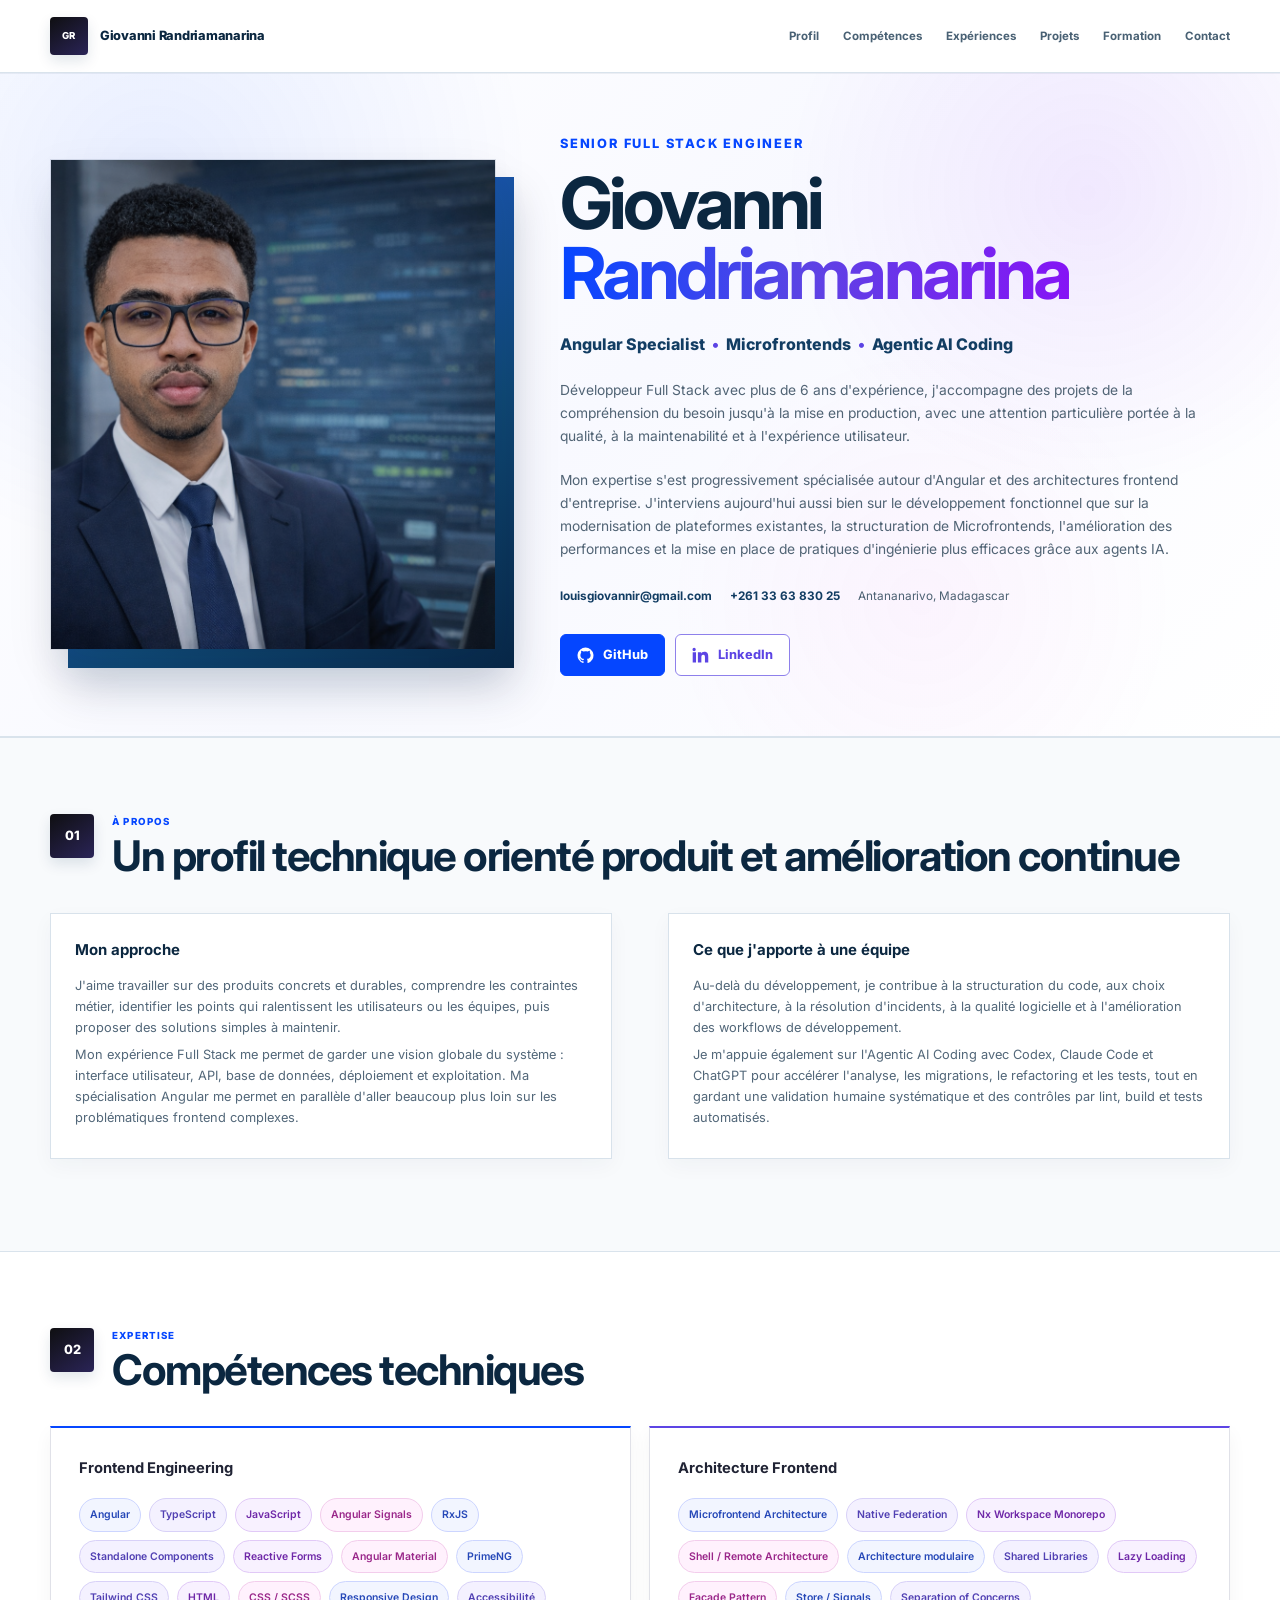
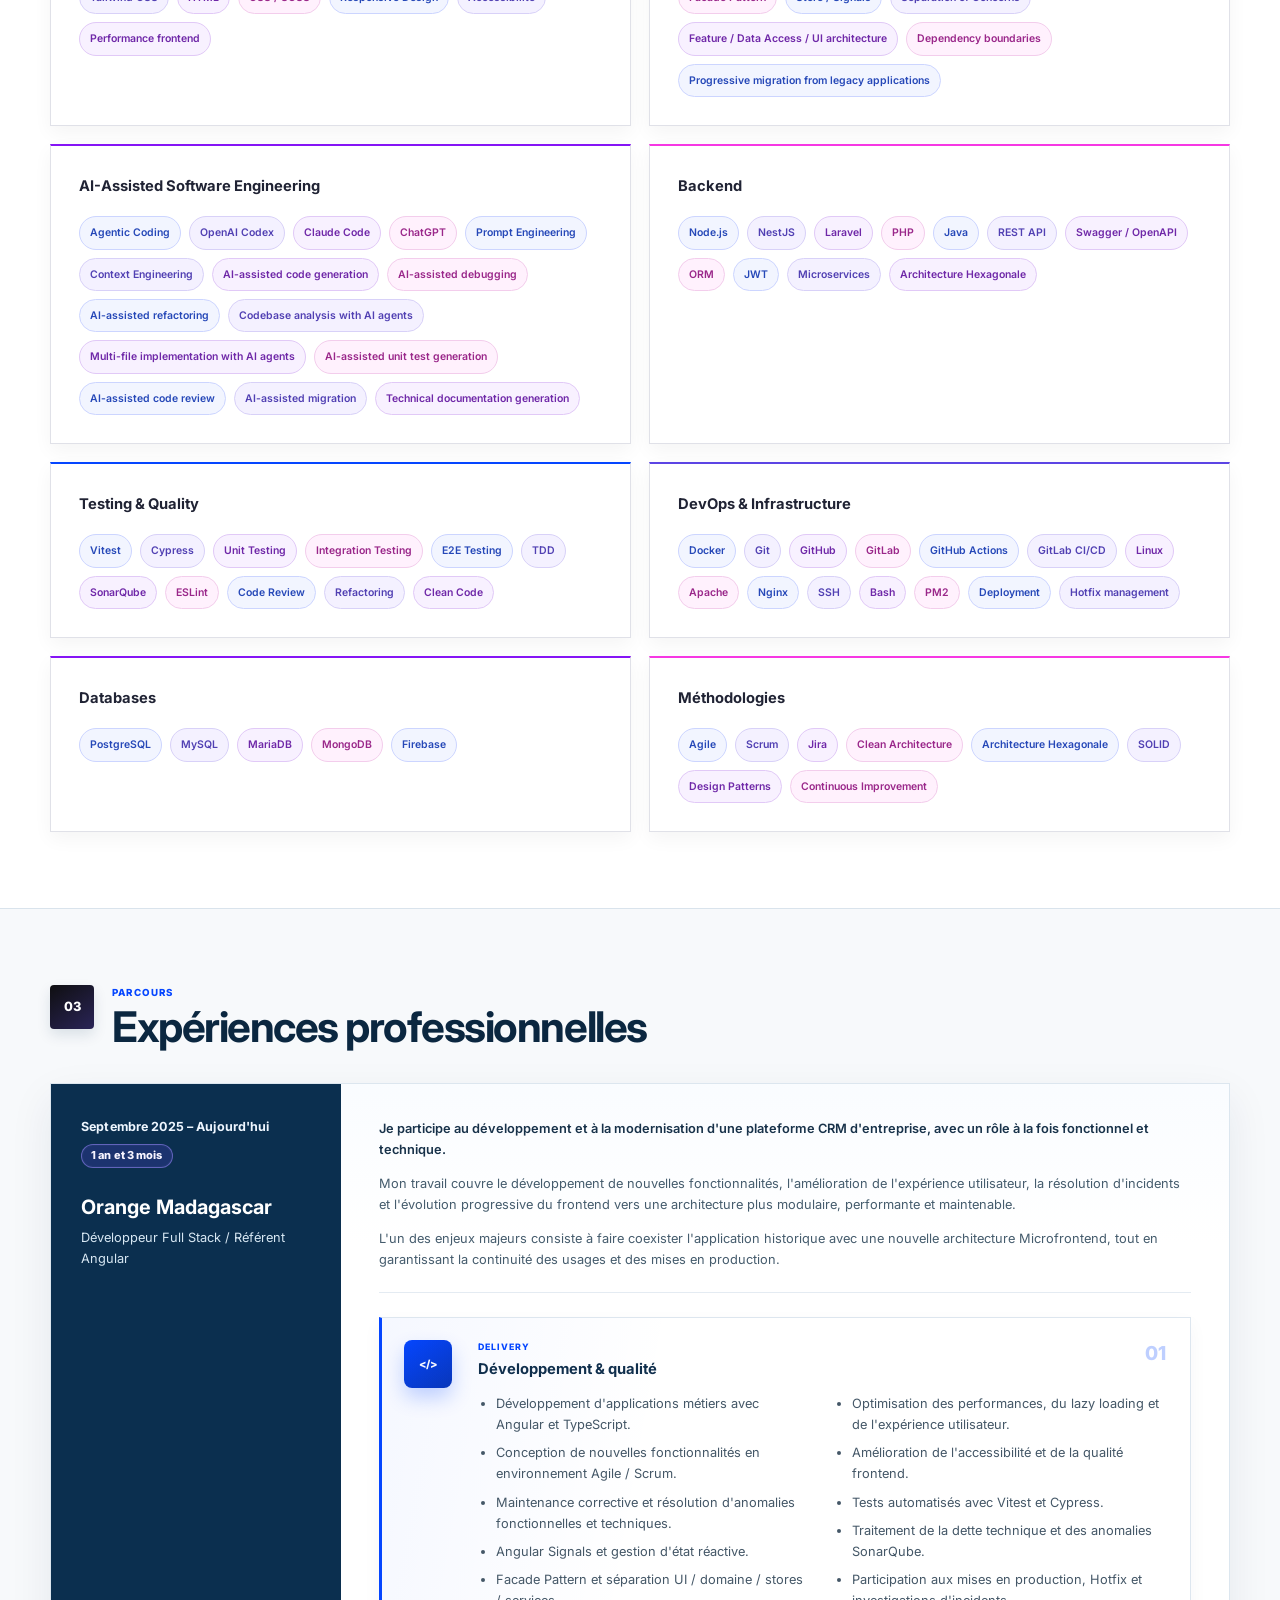
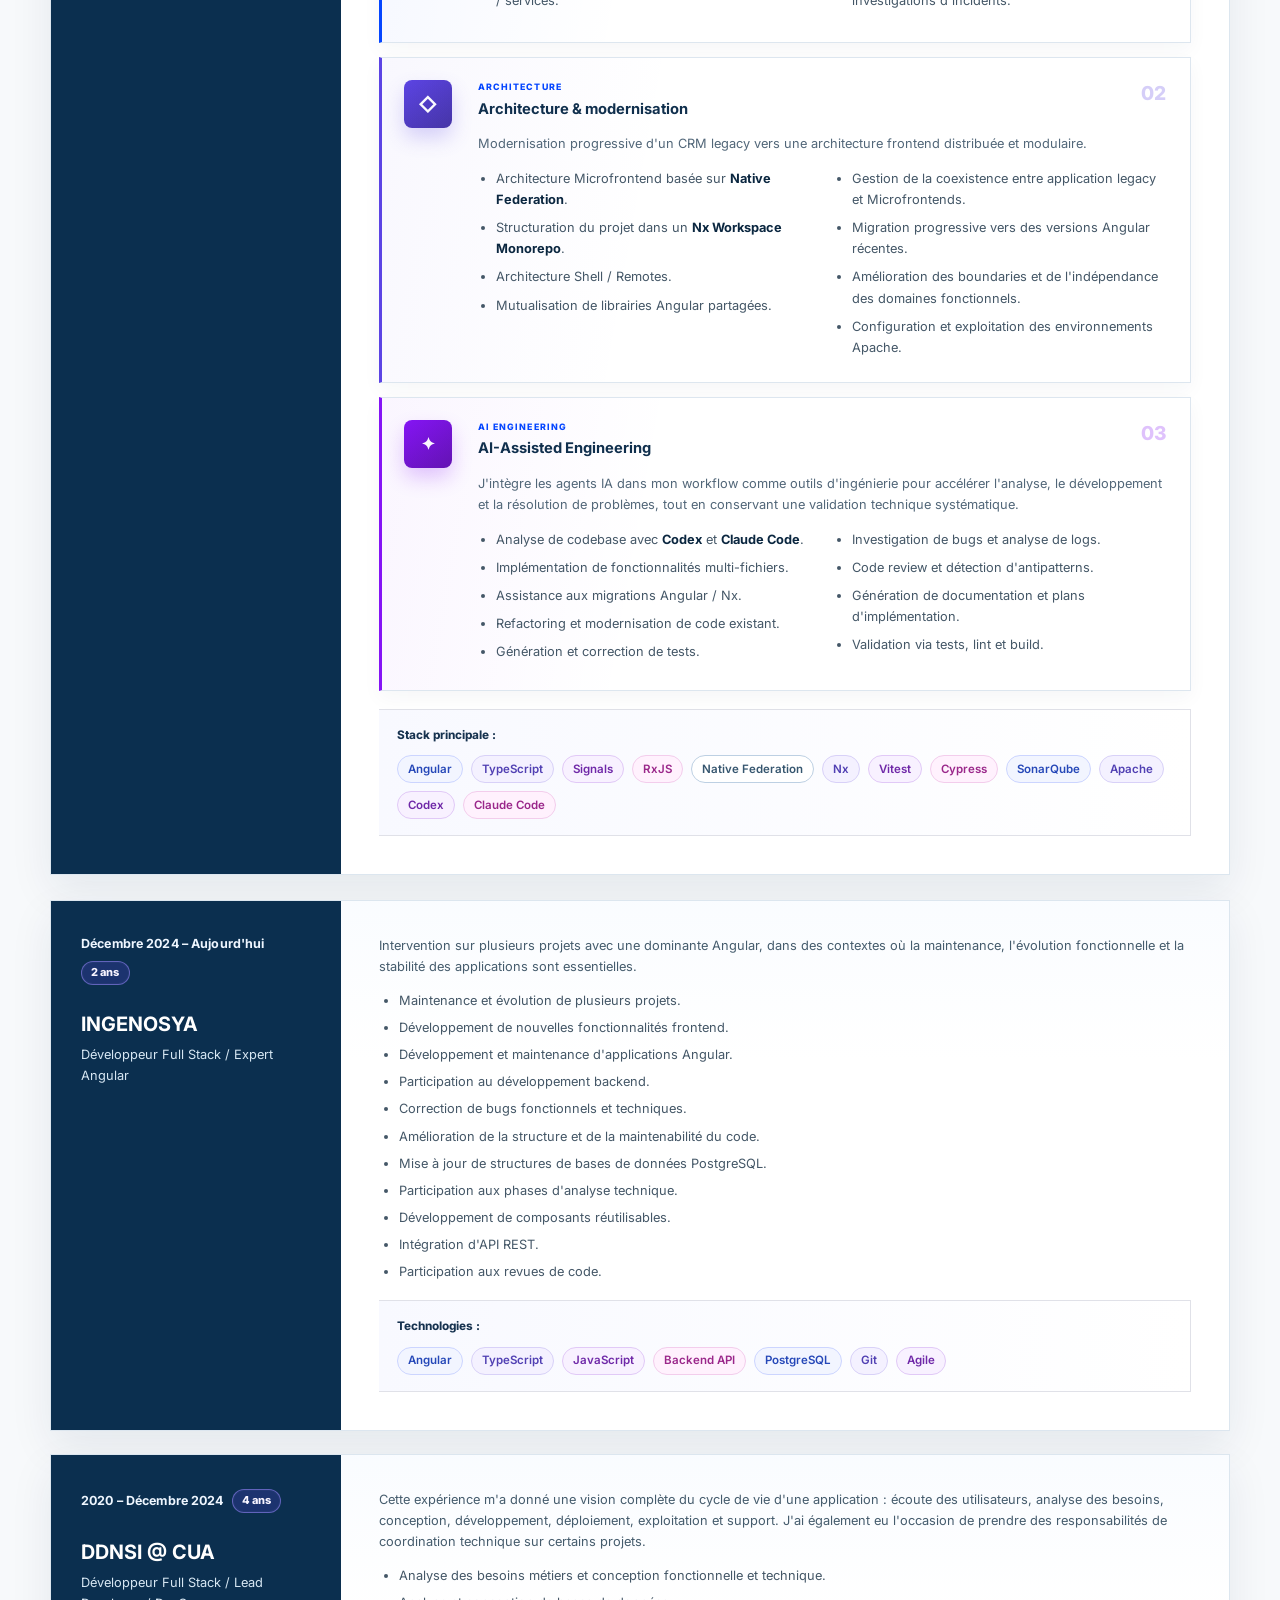
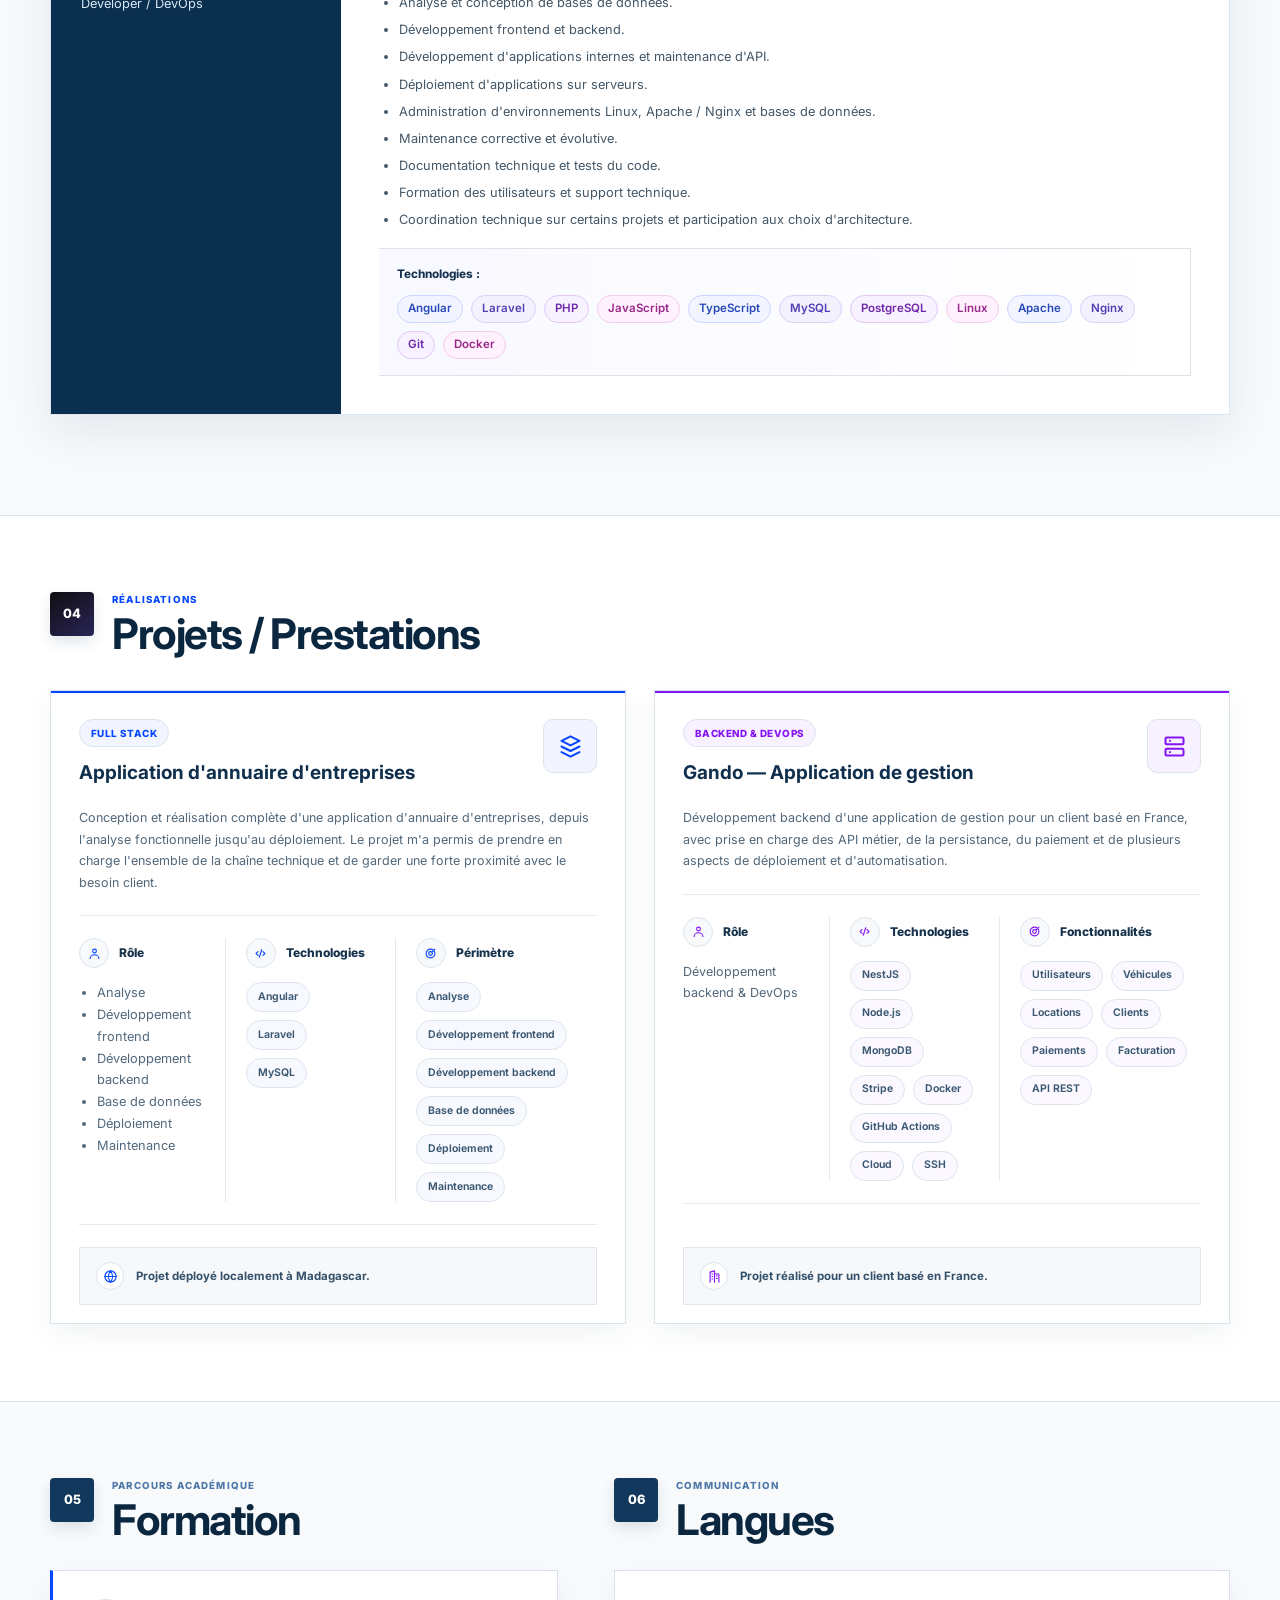
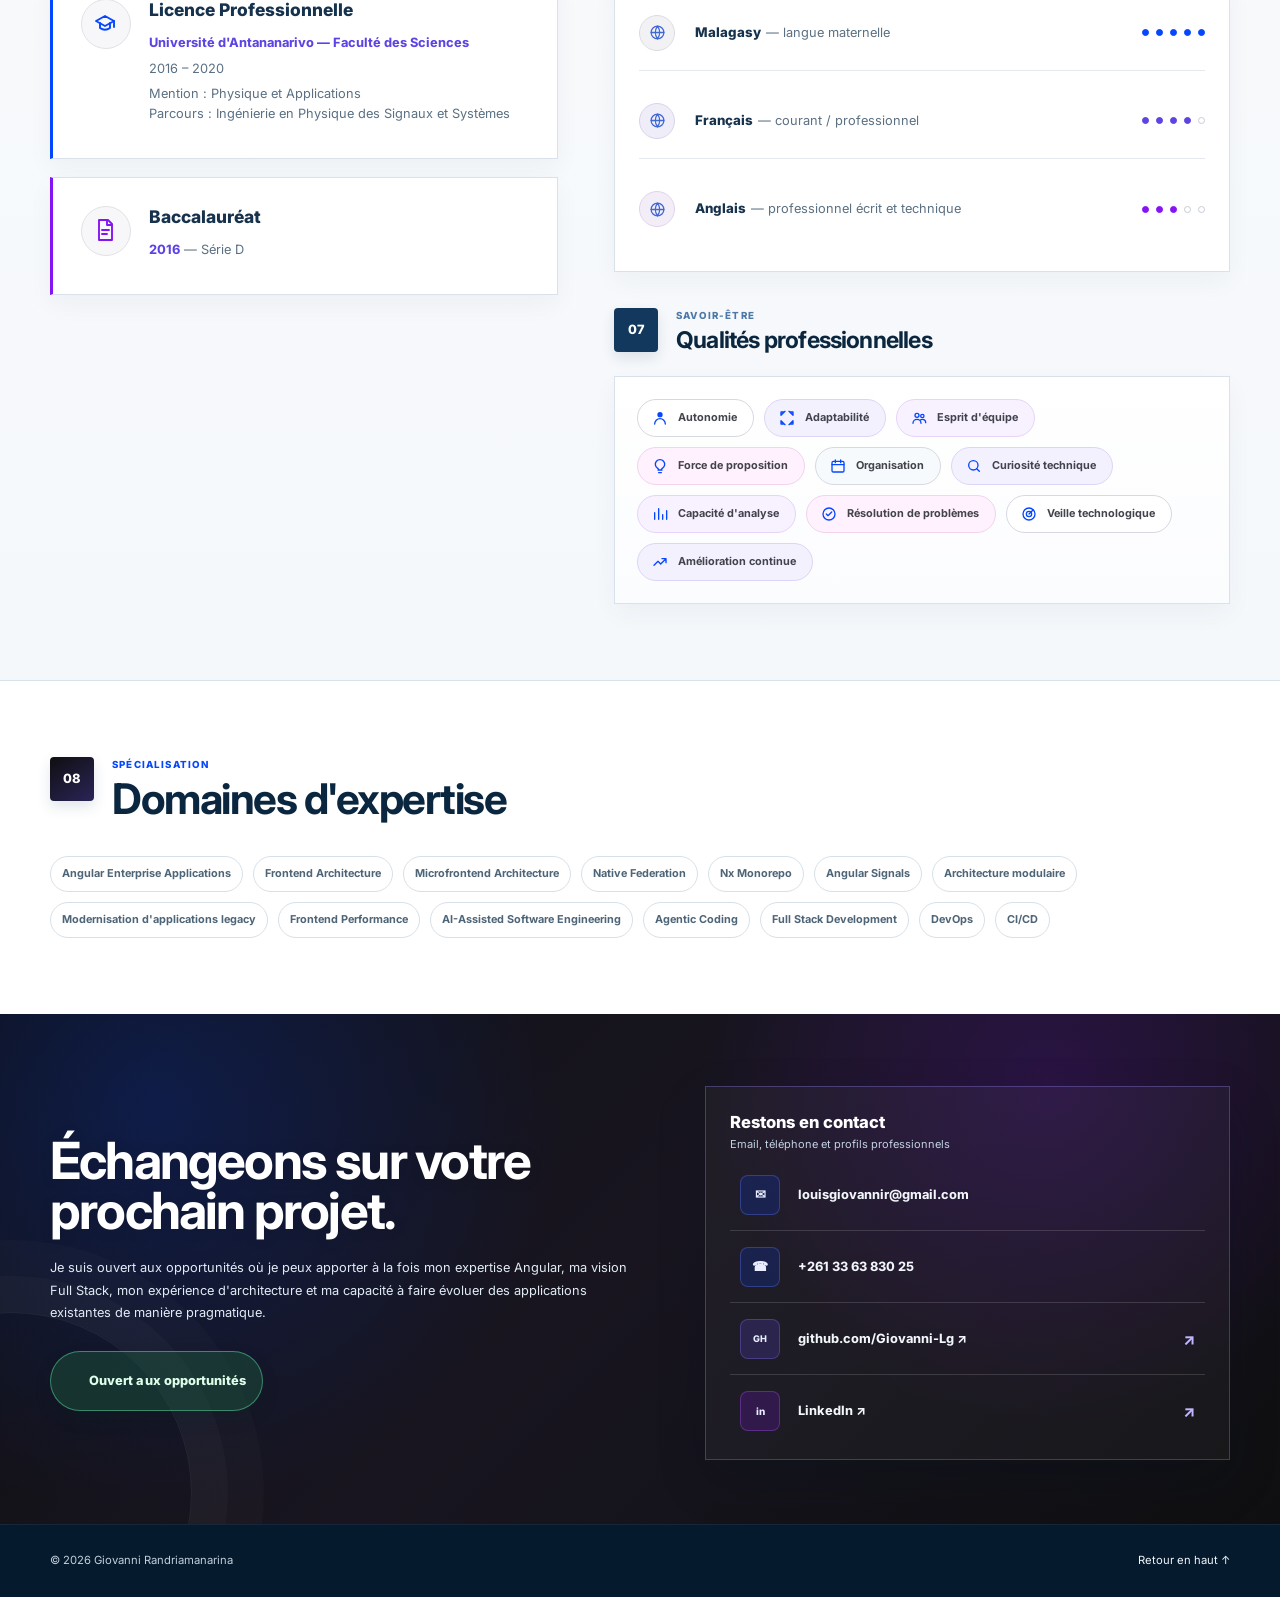
<file: index.html>
<!doctype html>
<html lang="fr">
<head>
  <meta charset="utf-8">
  <meta name="viewport" content="width=device-width, initial-scale=1">
  <meta name="description" content="Portfolio de Giovanni Randriamanarina — Senior Full Stack Engineer, Angular Specialist, Microfrontends et Agentic AI Coding.">
  <meta name="theme-color" content="#0b3b66">
  <meta property="og:title" content="Giovanni Randriamanarina — Senior Full Stack Engineer">
  <meta property="og:description" content="Angular · Microfrontends · Native Federation · Nx · Agentic AI Coding">
  <meta property="og:type" content="website">
  <meta property="og:url" content="https://giovanni-lg.github.io/">
  <title>Giovanni Randriamanarina | Senior Full Stack Engineer</title>
  <link rel="icon" href="favicon.svg" type="image/svg+xml">
  <link rel="preconnect" href="https://fonts.googleapis.com">
  <link rel="preconnect" href="https://fonts.gstatic.com" crossorigin>
  <link href="https://fonts.googleapis.com/css2?family=Inter:wght@400;500;600;700;800&display=swap" rel="stylesheet">
  <link rel="stylesheet" href="assets/css/styles.css">
  <link rel="stylesheet" href="assets/css/modern.css">
  <link rel="stylesheet" href="assets/css/skills-motion.css">
  <link rel="stylesheet" href="assets/css/square-motion.css">
</head>
<body>
  <a class="skip-link" href="#main">Aller au contenu</a>

  <header class="site-header" id="top">
    <div class="container nav-wrap">
      <a class="brand" href="#top" aria-label="Accueil Giovanni Randriamanarina">
        <span class="brand-mark">GR</span>
        <span>Giovanni Randriamanarina</span>
      </a>
      <button class="menu-toggle" type="button" aria-label="Ouvrir le menu" aria-expanded="false" aria-controls="main-nav">
        <span></span><span></span><span></span>
      </button>
      <nav id="main-nav" class="main-nav" aria-label="Navigation principale">
        <a href="#about">Profil</a>
        <a href="#skills">Compétences</a>
        <a href="#experience">Expériences</a>
        <a href="#projects">Projets</a>
        <a href="#education">Formation</a>
        <a href="#contact">Contact</a>
      </nav>
    </div>
  </header>

  <main id="main">
    <section class="hero">
      <div class="container hero-grid">
        <div class="hero-photo-wrap reveal">
          <img class="hero-photo" src="assets/images/profil_In.png" alt="Portrait professionnel de Giovanni Randriamanarina">
        </div>
        <div class="hero-copy reveal">
          <p class="kicker">Senior Full Stack Engineer</p>
          <h1>Giovanni <span>Randriamanarina</span></h1>
          <p class="headline">Angular Specialist <span>•</span> Microfrontends <span>•</span> Agentic AI Coding</p>
          <p class="lead">Développeur Full Stack avec plus de 6 ans d'expérience, j'accompagne des projets de la compréhension du besoin jusqu'à la mise en production, avec une attention particulière portée à la qualité, à la maintenabilité et à l'expérience utilisateur.</p>
          <p class="lead">Mon expertise s'est progressivement spécialisée autour d'Angular et des architectures frontend d'entreprise. J'interviens aujourd'hui aussi bien sur le développement fonctionnel que sur la modernisation de plateformes existantes, la structuration de Microfrontends, l'amélioration des performances et la mise en place de pratiques d'ingénierie plus efficaces grâce aux agents IA.</p>
          <div class="contact-strip">
            <a href="mailto:louisgiovannir@gmail.com">louisgiovannir@gmail.com</a>
            <a href="tel:+261336383025">+261 33 63 830 25</a>
            <span>Antananarivo, Madagascar</span>
          </div>
          <div class="hero-actions">
            <a class="btn primary" href="https://github.com/Giovanni-Lg" target="_blank" rel="noreferrer">GitHub</a>
            <a class="btn secondary" href="https://www.linkedin.com/in/louis-giovanni-randriamanarina-developer/" target="_blank" rel="noreferrer">LinkedIn</a>
          </div>
        </div>
      </div>
    </section>

    <section class="section alt" id="about">
      <div class="container">
        <div class="section-title reveal">
          <span>01</span>
          <div><p>À propos</p><h2>Un profil technique orienté produit et amélioration continue</h2></div>
        </div>
        <div class="info-grid">
          <div class="info-card reveal">
            <h3>Mon approche</h3>
            <p>J'aime travailler sur des produits concrets et durables, comprendre les contraintes métier, identifier les points qui ralentissent les utilisateurs ou les équipes, puis proposer des solutions simples à maintenir.</p>
            <p>Mon expérience Full Stack me permet de garder une vision globale du système : interface utilisateur, API, base de données, déploiement et exploitation. Ma spécialisation Angular me permet en parallèle d'aller beaucoup plus loin sur les problématiques frontend complexes.</p>
          </div>
          <div class="info-card reveal">
            <h3>Ce que j'apporte à une équipe</h3>
            <p>Au-delà du développement, je contribue à la structuration du code, aux choix d'architecture, à la résolution d'incidents, à la qualité logicielle et à l'amélioration des workflows de développement.</p>
            <p>Je m'appuie également sur l'Agentic AI Coding avec Codex, Claude Code et ChatGPT pour accélérer l'analyse, les migrations, le refactoring et les tests, tout en gardant une validation humaine systématique et des contrôles par lint, build et tests automatisés.</p>
          </div>
        </div>
      </div>
    </section>

    <section class="section" id="skills">
      <div class="container">
        <div class="section-title reveal">
          <span>02</span>
          <div><p>Expertise</p><h2>Compétences techniques</h2></div>
        </div>

        <div class="skills-grid">
          <article class="skill-card reveal"><h3>Frontend Engineering</h3><ul><li>Angular</li><li>TypeScript</li><li>JavaScript</li><li>Angular Signals</li><li>RxJS</li><li>Standalone Components</li><li>Reactive Forms</li><li>Angular Material</li><li>PrimeNG</li><li>Tailwind CSS</li><li>HTML</li><li>CSS / SCSS</li><li>Responsive Design</li><li>Accessibilité</li><li>Performance frontend</li></ul></article>
          <article class="skill-card reveal"><h3>Architecture Frontend</h3><ul><li>Microfrontend Architecture</li><li>Native Federation</li><li>Nx Workspace Monorepo</li><li>Shell / Remote Architecture</li><li>Architecture modulaire</li><li>Shared Libraries</li><li>Lazy Loading</li><li>Facade Pattern</li><li>Store / Signals</li><li>Separation of Concerns</li><li>Feature / Data Access / UI architecture</li><li>Dependency boundaries</li><li>Progressive migration from legacy applications</li></ul></article>
          <article class="skill-card feature reveal"><h3>AI-Assisted Software Engineering</h3><ul><li>Agentic Coding</li><li>OpenAI Codex</li><li>Claude Code</li><li>ChatGPT</li><li>Prompt Engineering</li><li>Context Engineering</li><li>AI-assisted code generation</li><li>AI-assisted debugging</li><li>AI-assisted refactoring</li><li>Codebase analysis with AI agents</li><li>Multi-file implementation with AI agents</li><li>AI-assisted unit test generation</li><li>AI-assisted code review</li><li>AI-assisted migration</li><li>Technical documentation generation</li></ul></article>
          <article class="skill-card reveal"><h3>Backend</h3><ul><li>Node.js</li><li>NestJS</li><li>Laravel</li><li>PHP</li><li>Java</li><li>REST API</li><li>Swagger / OpenAPI</li><li>ORM</li><li>JWT</li><li>Microservices</li><li>Architecture Hexagonale</li></ul></article>
          <article class="skill-card reveal"><h3>Testing & Quality</h3><ul><li>Vitest</li><li>Cypress</li><li>Unit Testing</li><li>Integration Testing</li><li>E2E Testing</li><li>TDD</li><li>SonarQube</li><li>ESLint</li><li>Code Review</li><li>Refactoring</li><li>Clean Code</li></ul></article>
          <article class="skill-card reveal"><h3>DevOps & Infrastructure</h3><ul><li>Docker</li><li>Git</li><li>GitHub</li><li>GitLab</li><li>GitHub Actions</li><li>GitLab CI/CD</li><li>Linux</li><li>Apache</li><li>Nginx</li><li>SSH</li><li>Bash</li><li>PM2</li><li>Deployment</li><li>Hotfix management</li></ul></article>
          <article class="skill-card reveal"><h3>Databases</h3><ul><li>PostgreSQL</li><li>MySQL</li><li>MariaDB</li><li>MongoDB</li><li>Firebase</li></ul></article>
          <article class="skill-card reveal"><h3>Méthodologies</h3><ul><li>Agile</li><li>Scrum</li><li>Jira</li><li>Clean Architecture</li><li>Architecture Hexagonale</li><li>SOLID</li><li>Design Patterns</li><li>Continuous Improvement</li></ul></article>
        </div>
      </div>
    </section>

    <section class="section alt" id="experience">
      <div class="container">
        <div class="section-title reveal"><span>03</span><div><p>Parcours</p><h2>Expériences professionnelles</h2></div></div>

        <article class="experience-card reveal">
          <div class="experience-aside"><p class="date">Septembre 2025 – Aujourd'hui</p><h3>Orange Madagascar</h3><p>Développeur Full Stack / Référent Angular</p></div>
          <div class="experience-body orange-experience">
            <div class="experience-summary">
              <p class="intro">Je participe au développement et à la modernisation d'une plateforme CRM d'entreprise, avec un rôle à la fois fonctionnel et technique.</p>
              <p class="intro">Mon travail couvre le développement de nouvelles fonctionnalités, l'amélioration de l'expérience utilisateur, la résolution d'incidents et l'évolution progressive du frontend vers une architecture plus modulaire, performante et maintenable.</p>
              <p class="intro">L'un des enjeux majeurs consiste à faire coexister l'application historique avec une nouvelle architecture Microfrontend, tout en garantissant la continuité des usages et des mises en production.</p>
            </div>

            <section class="experience-block development-block">
              <div class="experience-block-title">
                <span class="block-index">01</span>
                <div><span class="block-kicker">Delivery</span><h4>Développement & qualité</h4></div>
              </div>
              <ul><li>Développement d'applications métiers avec Angular et TypeScript.</li><li>Conception de nouvelles fonctionnalités en environnement Agile / Scrum.</li><li>Maintenance corrective et résolution d'anomalies fonctionnelles et techniques.</li><li>Angular Signals et gestion d'état réactive.</li><li>Facade Pattern et séparation UI / domaine / stores / services.</li><li>Optimisation des performances, du lazy loading et de l'expérience utilisateur.</li><li>Amélioration de l'accessibilité et de la qualité frontend.</li><li>Tests automatisés avec Vitest et Cypress.</li><li>Traitement de la dette technique et des anomalies SonarQube.</li><li>Participation aux mises en production, Hotfix et investigations d'incidents.</li></ul>
            </section>

            <section class="experience-block architecture-block">
              <div class="experience-block-title">
                <span class="block-index">02</span>
                <div><span class="block-kicker">Architecture</span><h4>Architecture & modernisation</h4></div>
              </div>
              <p class="block-intro">Modernisation progressive d'un CRM legacy vers une architecture frontend distribuée et modulaire.</p>
              <ul><li>Architecture Microfrontend basée sur <strong>Native Federation</strong>.</li><li>Structuration du projet dans un <strong>Nx Workspace Monorepo</strong>.</li><li>Architecture Shell / Remotes.</li><li>Mutualisation de librairies Angular partagées.</li><li>Gestion de la coexistence entre application legacy et Microfrontends.</li><li>Migration progressive vers des versions Angular récentes.</li><li>Amélioration des boundaries et de l'indépendance des domaines fonctionnels.</li><li>Configuration et exploitation des environnements Apache.</li></ul>
            </section>

            <section class="experience-block ai-block">
              <div class="experience-block-title">
                <span class="block-index">03</span>
                <div><span class="block-kicker">AI Engineering</span><h4>AI-Assisted Engineering</h4></div>
              </div>
              <p class="block-intro">J'intègre les agents IA dans mon workflow comme outils d'ingénierie pour accélérer l'analyse, le développement et la résolution de problèmes, tout en conservant une validation technique systématique.</p>
              <ul><li>Analyse de codebase avec <strong>Codex</strong> et <strong>Claude Code</strong>.</li><li>Implémentation de fonctionnalités multi-fichiers.</li><li>Assistance aux migrations Angular / Nx.</li><li>Refactoring et modernisation de code existant.</li><li>Génération et correction de tests.</li><li>Investigation de bugs et analyse de logs.</li><li>Code review et détection d'antipatterns.</li><li>Génération de documentation et plans d'implémentation.</li><li>Validation via tests, lint et build.</li></ul>
            </section>

            <div class="tech stack-highlight"><strong>Stack principale :</strong><span>Angular</span><span>TypeScript</span><span>Signals</span><span>RxJS</span><span>Native Federation</span><span>Nx</span><span>Vitest</span><span>Cypress</span><span>SonarQube</span><span>Apache</span><span>Codex</span><span>Claude Code</span></div>
          </div>
        </article>

        <article class="experience-card reveal">
          <div class="experience-aside"><p class="date">Décembre 2024 – Aujourd'hui</p><h3>INGENOSYA</h3><p>Développeur Full Stack / Expert Angular</p></div>
          <div class="experience-body"><p class="intro">Intervention sur plusieurs projets avec une dominante Angular, dans des contextes où la maintenance, l'évolution fonctionnelle et la stabilité des applications sont essentielles.</p><ul><li>Maintenance et évolution de plusieurs projets.</li><li>Développement de nouvelles fonctionnalités frontend.</li><li>Développement et maintenance d'applications Angular.</li><li>Participation au développement backend.</li><li>Correction de bugs fonctionnels et techniques.</li><li>Amélioration de la structure et de la maintenabilité du code.</li><li>Mise à jour de structures de bases de données PostgreSQL.</li><li>Participation aux phases d'analyse technique.</li><li>Développement de composants réutilisables.</li><li>Intégration d'API REST.</li><li>Participation aux revues de code.</li></ul><div class="tech"><strong>Technologies :</strong> Angular, TypeScript, JavaScript, Backend API, PostgreSQL, Git, Agile.</div></div>
        </article>

        <article class="experience-card reveal">
          <div class="experience-aside"><p class="date">2020 – Décembre 2024</p><h3>DDNSI @ CUA</h3><p>Développeur Full Stack / Lead Developer / DevOps</p></div>
          <div class="experience-body"><p class="intro">Cette expérience m'a donné une vision complète du cycle de vie d'une application : écoute des utilisateurs, analyse des besoins, conception, développement, déploiement, exploitation et support. J'ai également eu l'occasion de prendre des responsabilités de coordination technique sur certains projets.</p><ul><li>Analyse des besoins métiers et conception fonctionnelle et technique.</li><li>Analyse et conception de bases de données.</li><li>Développement frontend et backend.</li><li>Développement d'applications internes et maintenance d'API.</li><li>Déploiement d'applications sur serveurs.</li><li>Administration d'environnements Linux, Apache / Nginx et bases de données.</li><li>Maintenance corrective et évolutive.</li><li>Documentation technique et tests du code.</li><li>Formation des utilisateurs et support technique.</li><li>Coordination technique sur certains projets et participation aux choix d'architecture.</li></ul><div class="tech"><strong>Technologies :</strong> Angular, Laravel, PHP, JavaScript, TypeScript, MySQL, PostgreSQL, Linux, Apache, Nginx, Git, Docker.</div></div>
        </article>
      </div>
    </section>

    <section class="section" id="projects">
      <div class="container">
        <div class="section-title reveal"><span>04</span><div><p>Réalisations</p><h2>Projets / Prestations</h2></div></div>
        <div class="projects-grid">
          <article class="project-card reveal"><p class="label">Full Stack</p><h3>Application d'annuaire d'entreprises</h3><p>Conception et réalisation complète d'une application d'annuaire d'entreprises, depuis l'analyse fonctionnelle jusqu'au déploiement. Le projet m'a permis de prendre en charge l'ensemble de la chaîne technique et de garder une forte proximité avec le besoin client.</p><h4>Technologies</h4><p>Angular · Laravel · MySQL</p><h4>Périmètre</h4><p>Analyse · Développement frontend · Développement backend · Base de données · Déploiement · Maintenance</p><p class="note">Projet déployé localement à Madagascar.</p></article>
          <article class="project-card reveal"><p class="label">Backend & DevOps</p><h3>Gando — Application de gestion</h3><p>Développement backend d'une application de gestion pour un client basé en France, avec prise en charge des API métier, de la persistance, du paiement et de plusieurs aspects de déploiement et d'automatisation.</p><h4>Technologies</h4><p>NestJS · Node.js · MongoDB · Stripe · Docker · GitHub Actions · Cloud · SSH</p><h4>Fonctionnalités</h4><p>Utilisateurs · Véhicules · Locations · Clients · Paiements · Facturation · API REST</p><p class="note">Projet réalisé pour un client basé en France.</p></article>
        </div>
      </div>
    </section>

    <section class="section alt" id="education">
      <div class="container info-grid">
        <div>
          <div class="section-title reveal"><span>05</span><div><p>Parcours académique</p><h2>Formation</h2></div></div>
          <div class="info-card reveal"><h3>Licence Professionnelle</h3><p><strong>Université d'Antananarivo — Faculté des Sciences</strong></p><p>2016 – 2020</p><p>Mention : Physique et Applications<br>Parcours : Ingénierie en Physique des Signaux et Systèmes</p></div>
          <div class="info-card reveal"><h3>Baccalauréat</h3><p><strong>2016</strong> — Série D</p></div>
        </div>
        <div>
          <div class="section-title reveal"><span>06</span><div><p>Communication</p><h2>Langues</h2></div></div>
          <div class="info-card reveal"><ul class="clean-list"><li><strong>Malagasy</strong> — langue maternelle</li><li><strong>Français</strong> — courant / professionnel</li><li><strong>Anglais</strong> — professionnel écrit et technique</li></ul></div>
          <div class="section-title small reveal"><span>07</span><div><p>Savoir-être</p><h2>Qualités professionnelles</h2></div></div>
          <div class="tags reveal"><span>Autonomie</span><span>Adaptabilité</span><span>Esprit d'équipe</span><span>Force de proposition</span><span>Organisation</span><span>Curiosité technique</span><span>Capacité d'analyse</span><span>Résolution de problèmes</span><span>Veille technologique</span><span>Amélioration continue</span></div>
        </div>
      </div>
    </section>

    <section class="section expertise-domain">
      <div class="container"><div class="section-title reveal"><span>08</span><div><p>Spécialisation</p><h2>Domaines d'expertise</h2></div></div><div class="domain-grid reveal"><span>Angular Enterprise Applications</span><span>Frontend Architecture</span><span>Microfrontend Architecture</span><span>Native Federation</span><span>Nx Monorepo</span><span>Angular Signals</span><span>Architecture modulaire</span><span>Modernisation d'applications legacy</span><span>Frontend Performance</span><span>AI-Assisted Software Engineering</span><span>Agentic Coding</span><span>Full Stack Development</span><span>DevOps</span><span>CI/CD</span></div></div>
    </section>

    <section class="contact" id="contact">
      <div class="container contact-grid">
        <div class="reveal"><h2>Échangeons sur votre prochain projet.</h2><p>Je suis ouvert aux opportunités où je peux apporter à la fois mon expertise Angular, ma vision Full Stack, mon expérience d'architecture et ma capacité à faire évoluer des applications existantes de manière pragmatique.</p></div>
        <div class="contact-links reveal"><a href="mailto:louisgiovannir@gmail.com">louisgiovannir@gmail.com</a><a href="tel:+261336383025">+261 33 63 830 25</a><a href="https://github.com/Giovanni-Lg" target="_blank" rel="noreferrer">github.com/Giovanni-Lg ↗</a><a href="https://www.linkedin.com/in/louis-giovanni-randriamanarina-developer/" target="_blank" rel="noreferrer">LinkedIn ↗</a></div>
      </div>
    </section>
  </main>

  <footer class="site-footer"><div class="container footer-inner"><span>© <span id="year"></span> Giovanni Randriamanarina</span><a href="#top">Retour en haut ↑</a></div></footer>
  <script src="assets/js/main.js" defer></script>
</body>
</html>
</file>
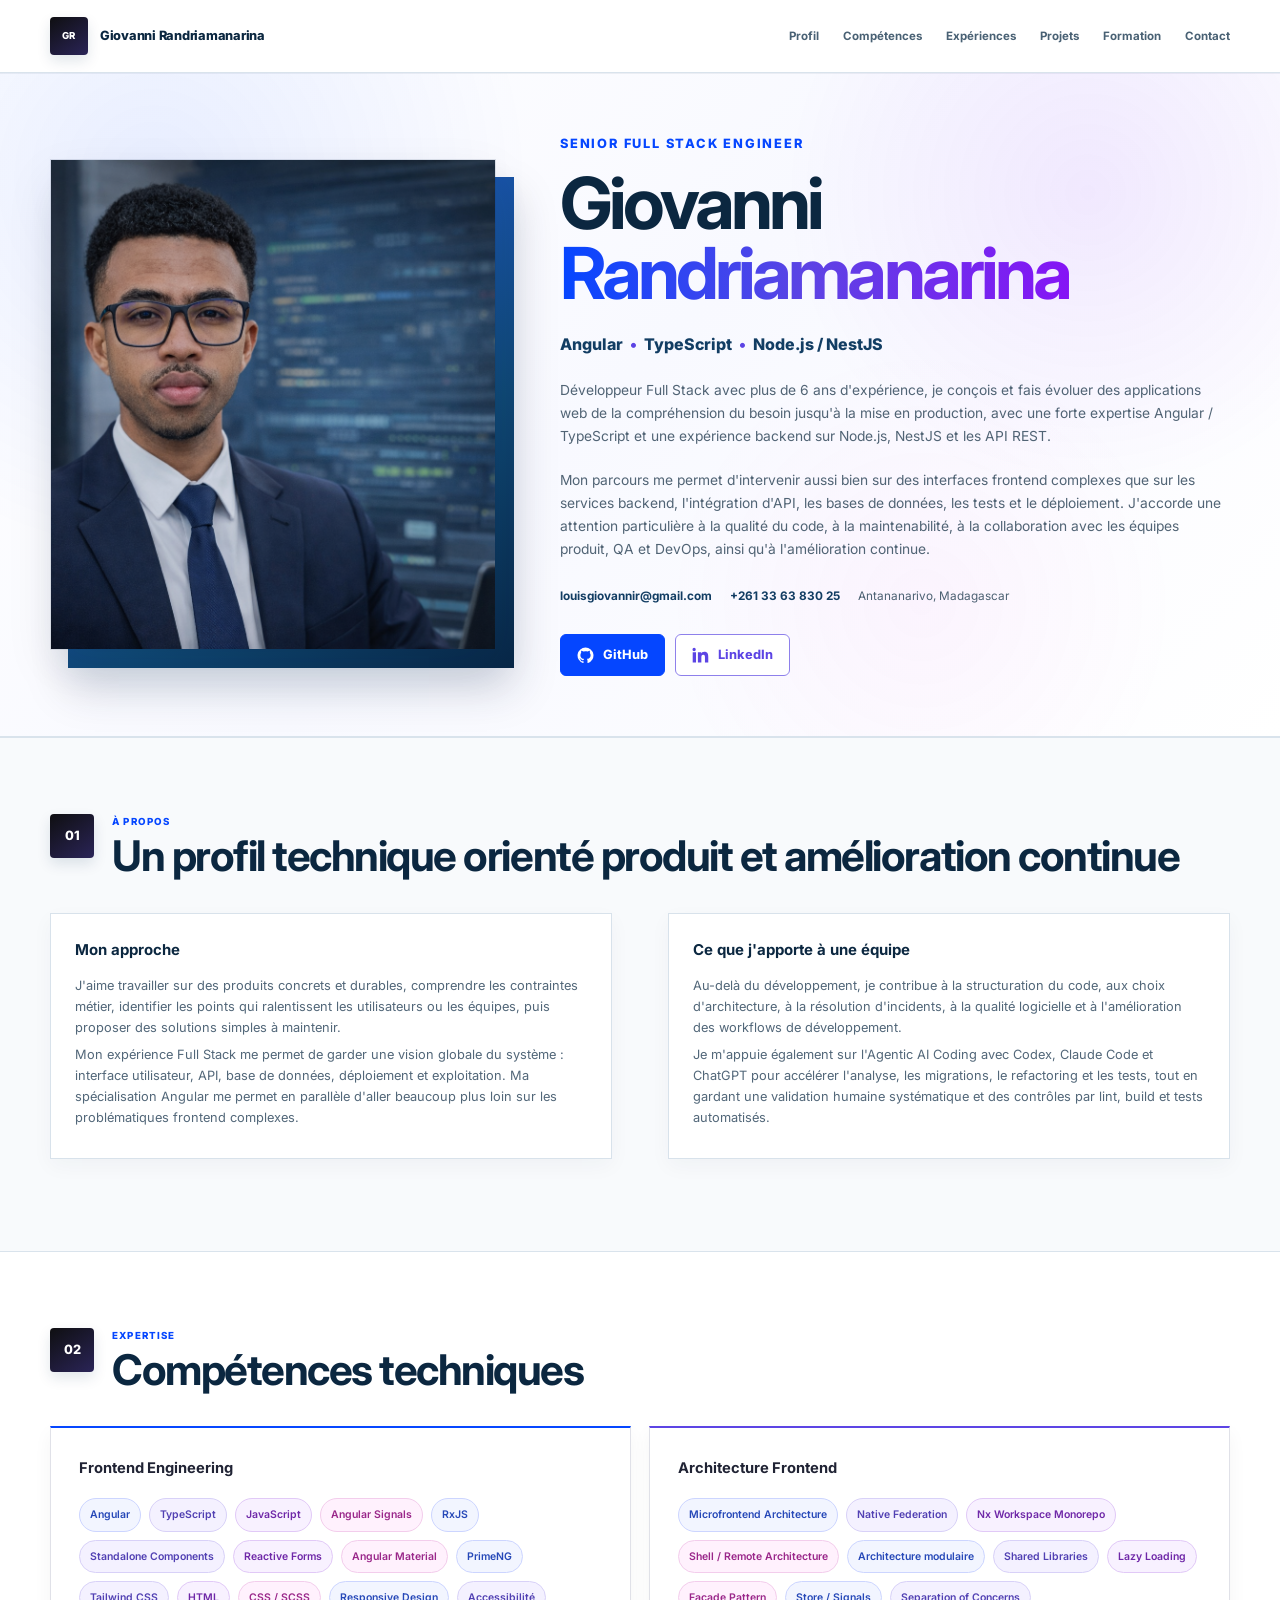
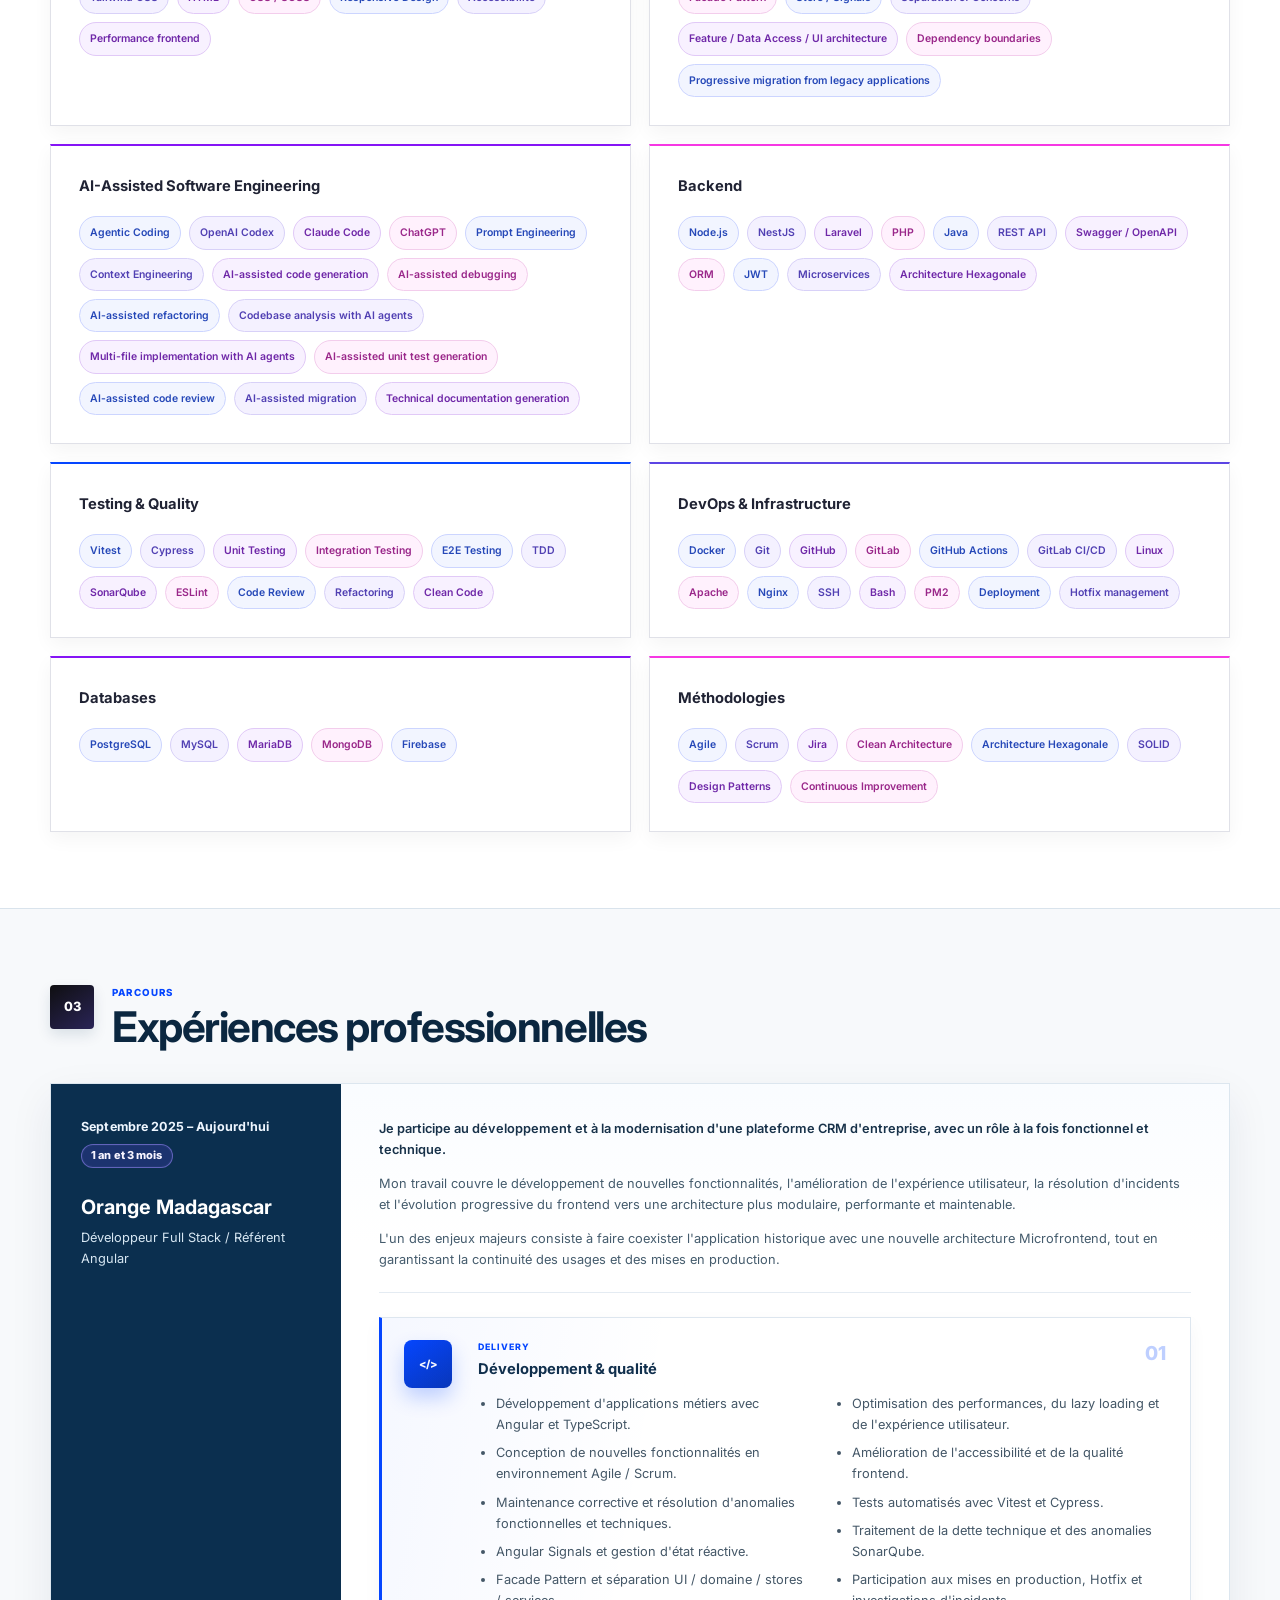
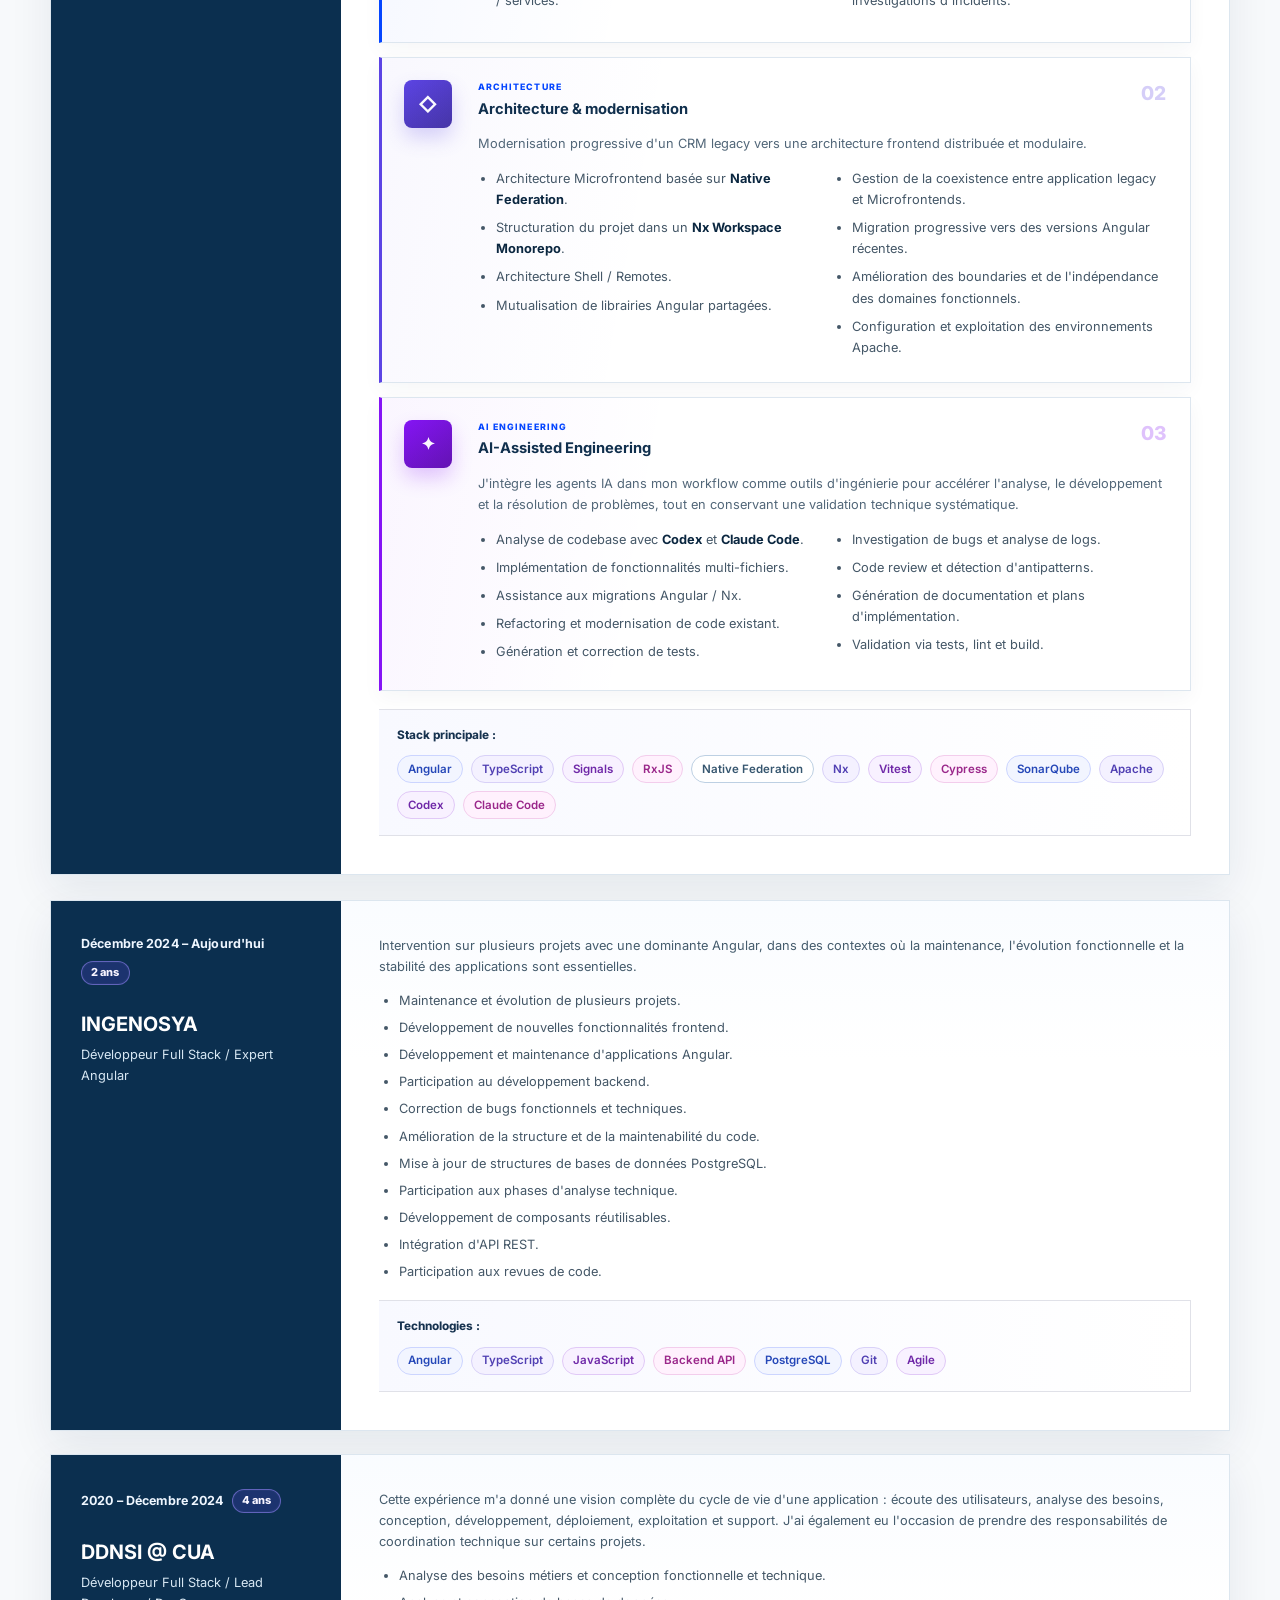
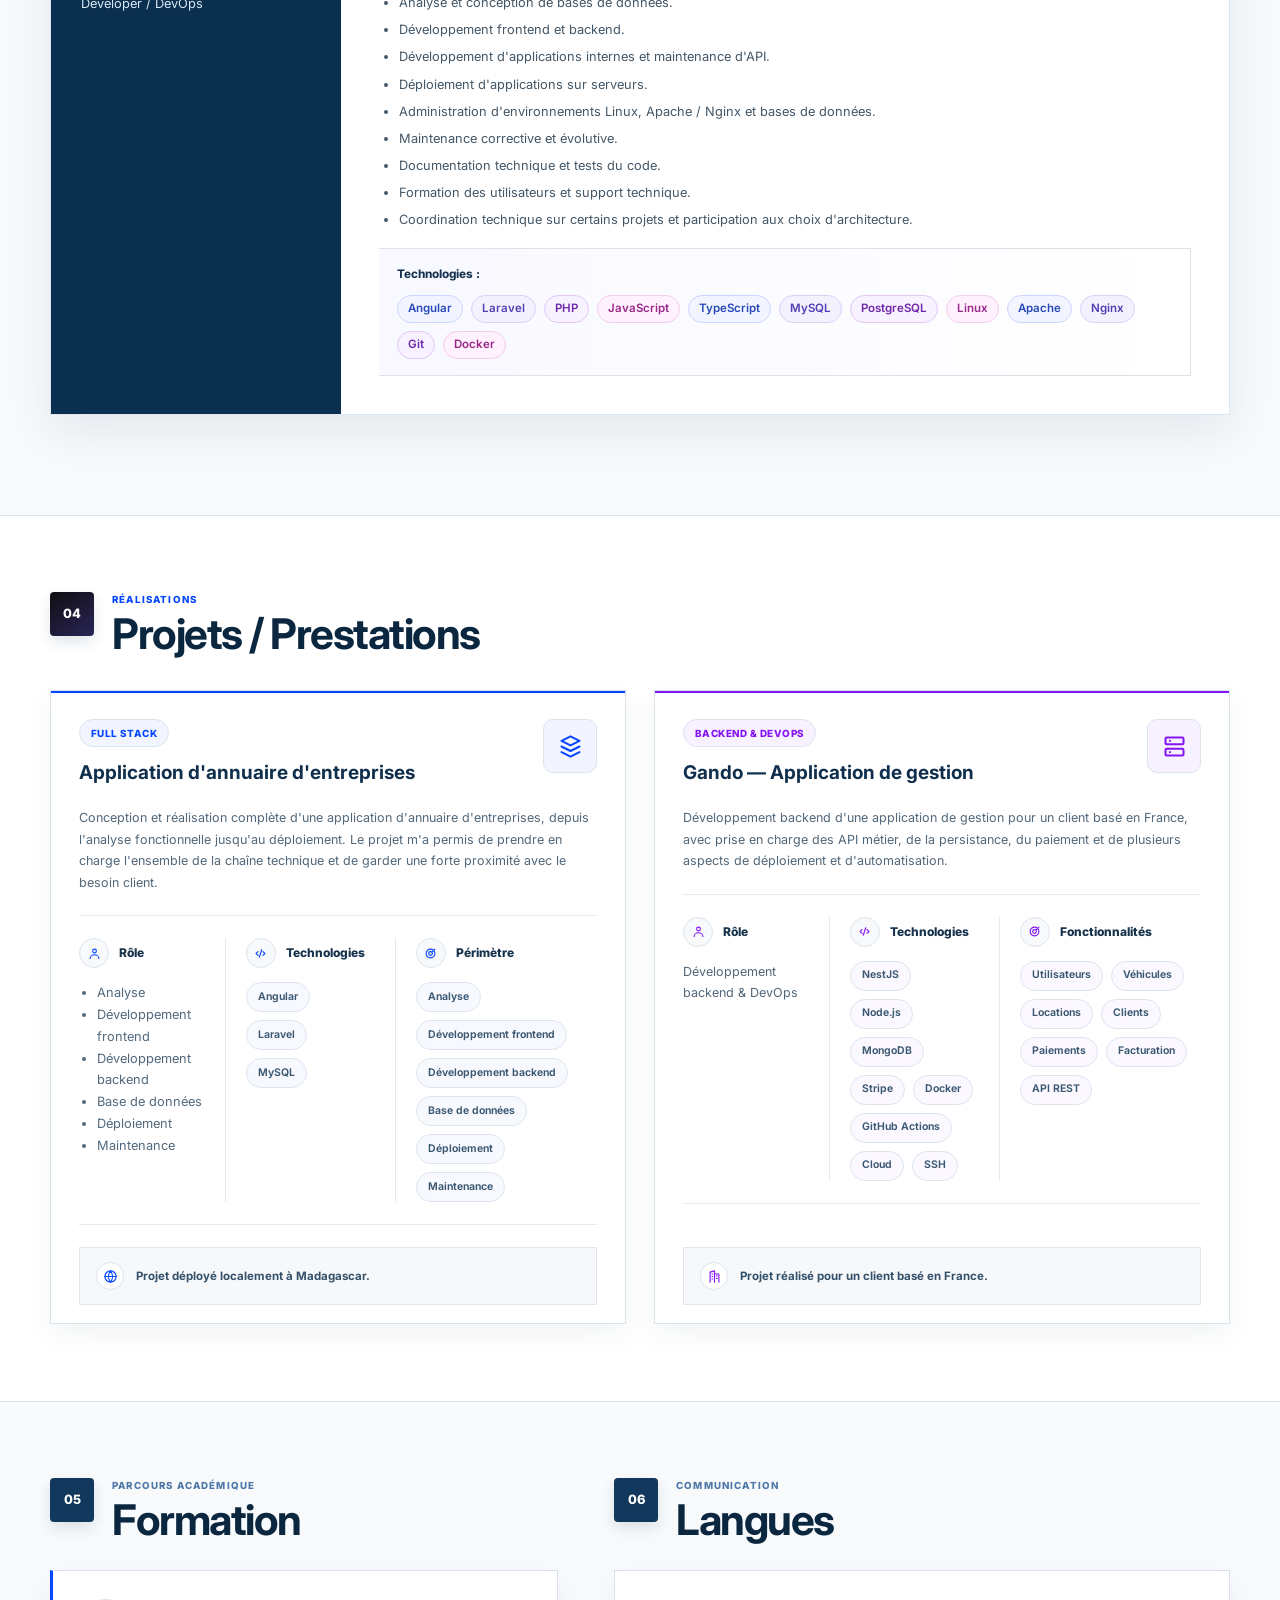
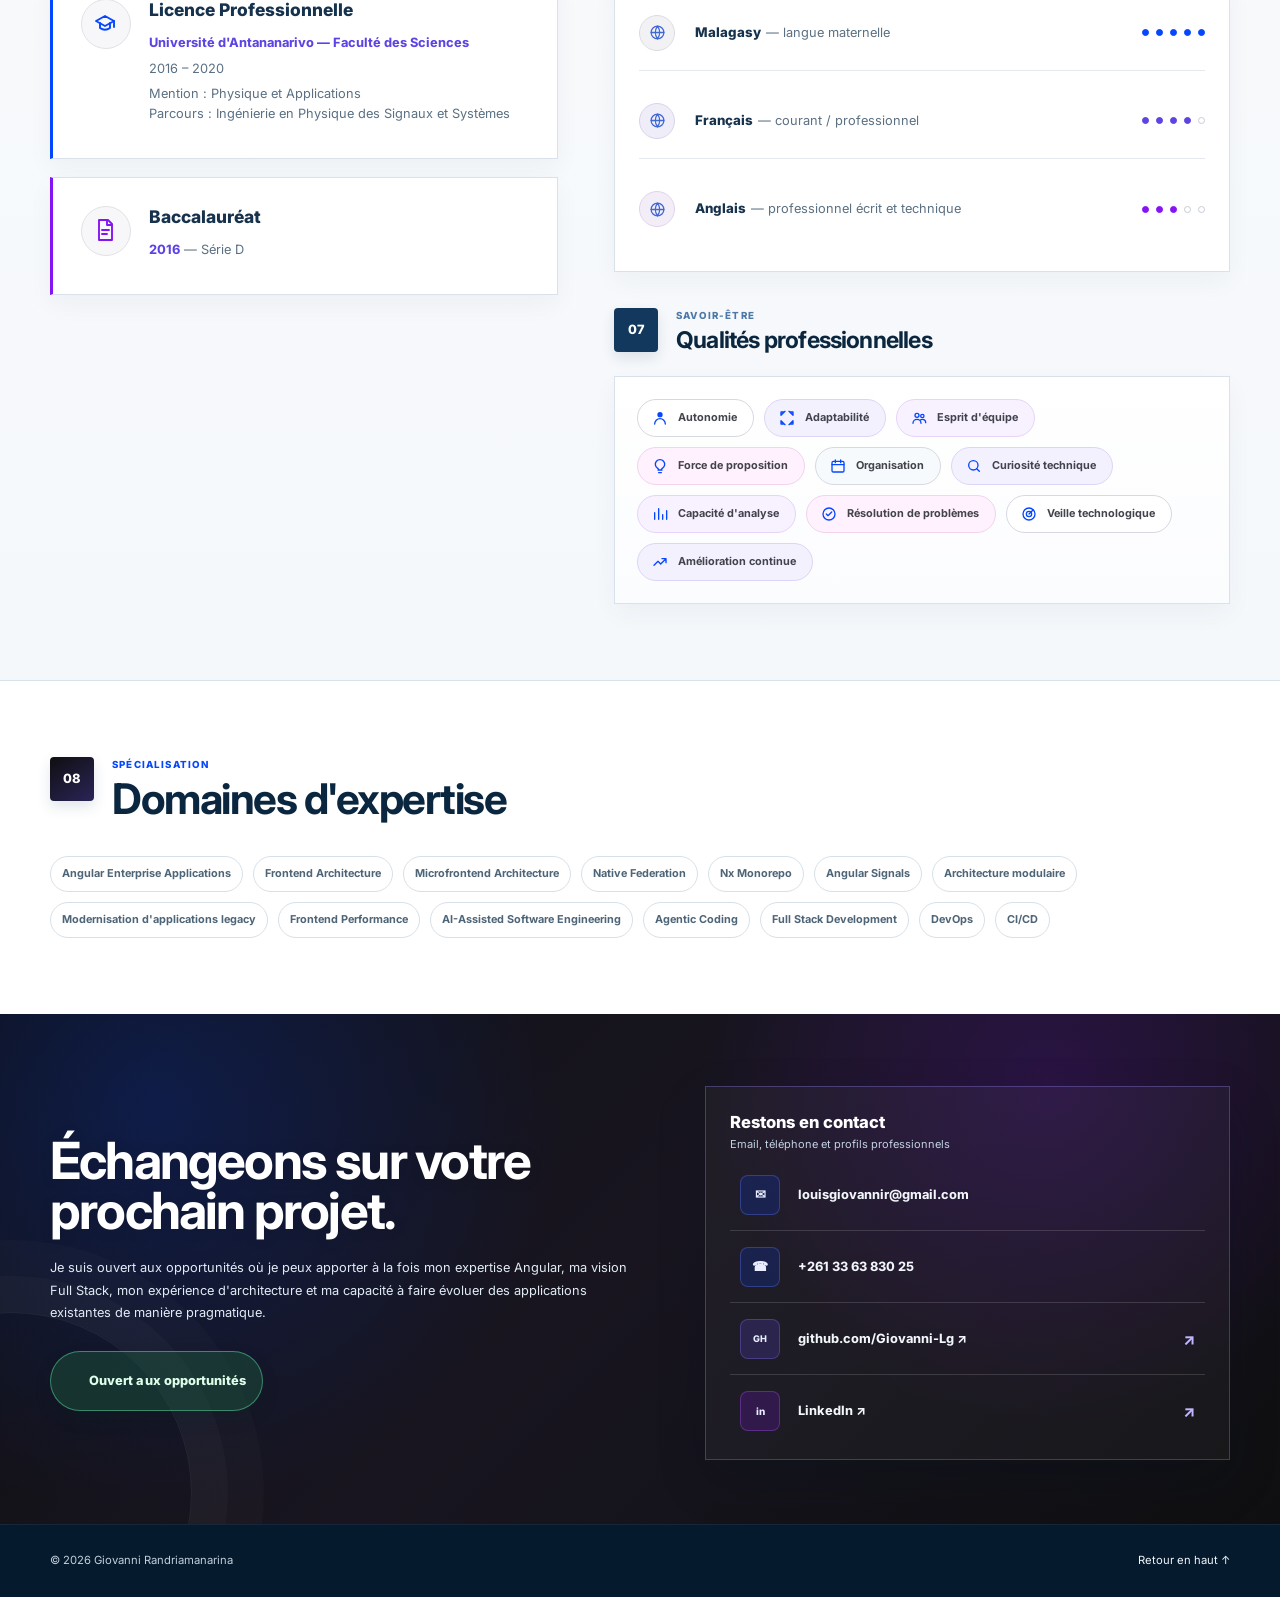
<file: angular-node/index.html>
<!doctype html>
<html lang="fr">
<head>
  <meta charset="utf-8">
  <meta name="viewport" content="width=device-width, initial-scale=1">
  <base href="/">
  <meta name="description" content="Portfolio de Giovanni Randriamanarina — Senior Full Stack Engineer spécialisé Angular, TypeScript et développement backend Node.js / NestJS.">
  <meta name="theme-color" content="#0b3b66">
  <meta property="og:title" content="Giovanni Randriamanarina — Full Stack Angular · Node.js · TypeScript">
  <meta property="og:description" content="Angular · TypeScript · Node.js · NestJS · API REST · Architecture Full Stack">
  <meta property="og:type" content="website">
  <meta property="og:url" content="https://giovanni-lg.github.io/angular-node/">
  <title>Giovanni Randriamanarina | Angular · Node.js · TypeScript</title>
  <link rel="icon" href="favicon.svg" type="image/svg+xml">
  <link rel="preconnect" href="https://fonts.googleapis.com">
  <link rel="preconnect" href="https://fonts.gstatic.com" crossorigin>
  <link href="https://fonts.googleapis.com/css2?family=Inter:wght@400;500;600;700;800&display=swap" rel="stylesheet">
  <link rel="stylesheet" href="assets/css/styles.css">
  <link rel="stylesheet" href="assets/css/modern.css">
  <link rel="stylesheet" href="assets/css/skills-motion.css">
  <link rel="stylesheet" href="assets/css/square-motion.css">
</head>
<body>
  <a class="skip-link" href="#main">Aller au contenu</a>

  <header class="site-header" id="top">
    <div class="container nav-wrap">
      <a class="brand" href="#top" aria-label="Accueil Giovanni Randriamanarina">
        <span class="brand-mark">GR</span>
        <span>Giovanni Randriamanarina</span>
      </a>
      <button class="menu-toggle" type="button" aria-label="Ouvrir le menu" aria-expanded="false" aria-controls="main-nav">
        <span></span><span></span><span></span>
      </button>
      <nav id="main-nav" class="main-nav" aria-label="Navigation principale">
        <a href="#about">Profil</a>
        <a href="#skills">Compétences</a>
        <a href="#experience">Expériences</a>
        <a href="#projects">Projets</a>
        <a href="#education">Formation</a>
        <a href="#contact">Contact</a>
      </nav>
    </div>
  </header>

  <main id="main">
    <section class="hero">
      <div class="container hero-grid">
        <div class="hero-photo-wrap reveal">
          <img class="hero-photo" src="assets/images/profil_In.png" alt="Portrait professionnel de Giovanni Randriamanarina">
        </div>
        <div class="hero-copy reveal">
          <p class="kicker">Senior Full Stack Engineer</p>
          <h1>Giovanni <span>Randriamanarina</span></h1>
          <p class="headline">Angular <span>•</span> TypeScript <span>•</span> Node.js / NestJS</p>
          <p class="lead">Développeur Full Stack avec plus de 6 ans d'expérience, je conçois et fais évoluer des applications web de la compréhension du besoin jusqu'à la mise en production, avec une forte expertise Angular / TypeScript et une expérience backend sur Node.js, NestJS et les API REST.</p>
          <p class="lead">Mon parcours me permet d'intervenir aussi bien sur des interfaces frontend complexes que sur les services backend, l'intégration d'API, les bases de données, les tests et le déploiement. J'accorde une attention particulière à la qualité du code, à la maintenabilité, à la collaboration avec les équipes produit, QA et DevOps, ainsi qu'à l'amélioration continue.</p>
          <div class="contact-strip">
            <a href="mailto:louisgiovannir@gmail.com">louisgiovannir@gmail.com</a>
            <a href="tel:+261336383025">+261 33 63 830 25</a>
            <span>Antananarivo, Madagascar</span>
          </div>
          <div class="hero-actions">
            <a class="btn primary" href="https://github.com/Giovanni-Lg" target="_blank" rel="noreferrer">GitHub</a>
            <a class="btn secondary" href="https://www.linkedin.com/in/louis-giovanni-randriamanarina-developer/" target="_blank" rel="noreferrer">LinkedIn</a>
          </div>
        </div>
      </div>
    </section>

    <section class="section alt" id="about">
      <div class="container">
        <div class="section-title reveal">
          <span>01</span>
          <div><p>À propos</p><h2>Un profil technique orienté produit et amélioration continue</h2></div>
        </div>
        <div class="info-grid">
          <div class="info-card reveal">
            <h3>Mon approche</h3>
            <p>J'aime travailler sur des produits concrets et durables, comprendre les contraintes métier, identifier les points qui ralentissent les utilisateurs ou les équipes, puis proposer des solutions simples à maintenir.</p>
            <p>Mon expérience Full Stack me permet de garder une vision globale du système : interface utilisateur, API, base de données, déploiement et exploitation. Ma spécialisation Angular me permet en parallèle d'aller beaucoup plus loin sur les problématiques frontend complexes.</p>
          </div>
          <div class="info-card reveal">
            <h3>Ce que j'apporte à une équipe</h3>
            <p>Au-delà du développement, je contribue à la structuration du code, aux choix d'architecture, à la résolution d'incidents, à la qualité logicielle et à l'amélioration des workflows de développement.</p>
            <p>Je m'appuie également sur l'Agentic AI Coding avec Codex, Claude Code et ChatGPT pour accélérer l'analyse, les migrations, le refactoring et les tests, tout en gardant une validation humaine systématique et des contrôles par lint, build et tests automatisés.</p>
          </div>
        </div>
      </div>
    </section>

    <section class="section" id="skills">
      <div class="container">
        <div class="section-title reveal">
          <span>02</span>
          <div><p>Expertise</p><h2>Compétences techniques</h2></div>
        </div>

        <div class="skills-grid">
          <article class="skill-card reveal"><h3>Frontend Engineering</h3><ul><li>Angular</li><li>TypeScript</li><li>JavaScript</li><li>Angular Signals</li><li>RxJS</li><li>Standalone Components</li><li>Reactive Forms</li><li>Angular Material</li><li>PrimeNG</li><li>Tailwind CSS</li><li>HTML</li><li>CSS / SCSS</li><li>Responsive Design</li><li>Accessibilité</li><li>Performance frontend</li></ul></article>
          <article class="skill-card reveal"><h3>Architecture Frontend</h3><ul><li>Microfrontend Architecture</li><li>Native Federation</li><li>Nx Workspace Monorepo</li><li>Shell / Remote Architecture</li><li>Architecture modulaire</li><li>Shared Libraries</li><li>Lazy Loading</li><li>Facade Pattern</li><li>Store / Signals</li><li>Separation of Concerns</li><li>Feature / Data Access / UI architecture</li><li>Dependency boundaries</li><li>Progressive migration from legacy applications</li></ul></article>
          <article class="skill-card feature reveal"><h3>AI-Assisted Software Engineering</h3><ul><li>Agentic Coding</li><li>OpenAI Codex</li><li>Claude Code</li><li>ChatGPT</li><li>Prompt Engineering</li><li>Context Engineering</li><li>AI-assisted code generation</li><li>AI-assisted debugging</li><li>AI-assisted refactoring</li><li>Codebase analysis with AI agents</li><li>Multi-file implementation with AI agents</li><li>AI-assisted unit test generation</li><li>AI-assisted code review</li><li>AI-assisted migration</li><li>Technical documentation generation</li></ul></article>
          <article class="skill-card reveal"><h3>Backend</h3><ul><li>Node.js</li><li>NestJS</li><li>Laravel</li><li>PHP</li><li>Java</li><li>REST API</li><li>Swagger / OpenAPI</li><li>ORM</li><li>JWT</li><li>Microservices</li><li>Architecture Hexagonale</li></ul></article>
          <article class="skill-card reveal"><h3>Testing & Quality</h3><ul><li>Vitest</li><li>Cypress</li><li>Unit Testing</li><li>Integration Testing</li><li>E2E Testing</li><li>TDD</li><li>SonarQube</li><li>ESLint</li><li>Code Review</li><li>Refactoring</li><li>Clean Code</li></ul></article>
          <article class="skill-card reveal"><h3>DevOps & Infrastructure</h3><ul><li>Docker</li><li>Git</li><li>GitHub</li><li>GitLab</li><li>GitHub Actions</li><li>GitLab CI/CD</li><li>Linux</li><li>Apache</li><li>Nginx</li><li>SSH</li><li>Bash</li><li>PM2</li><li>Deployment</li><li>Hotfix management</li></ul></article>
          <article class="skill-card reveal"><h3>Databases</h3><ul><li>PostgreSQL</li><li>MySQL</li><li>MariaDB</li><li>MongoDB</li><li>Firebase</li></ul></article>
          <article class="skill-card reveal"><h3>Méthodologies</h3><ul><li>Agile</li><li>Scrum</li><li>Jira</li><li>Clean Architecture</li><li>Architecture Hexagonale</li><li>SOLID</li><li>Design Patterns</li><li>Continuous Improvement</li></ul></article>
        </div>
      </div>
    </section>

    <section class="section alt" id="experience">
      <div class="container">
        <div class="section-title reveal"><span>03</span><div><p>Parcours</p><h2>Expériences professionnelles</h2></div></div>

        <article class="experience-card reveal">
          <div class="experience-aside"><p class="date">Septembre 2025 – Aujourd'hui</p><h3>Orange Madagascar</h3><p>Développeur Full Stack / Référent Angular</p></div>
          <div class="experience-body orange-experience">
            <div class="experience-summary">
              <p class="intro">Je participe au développement et à la modernisation d'une plateforme CRM d'entreprise, avec un rôle à la fois fonctionnel et technique.</p>
              <p class="intro">Mon travail couvre le développement de nouvelles fonctionnalités, l'amélioration de l'expérience utilisateur, la résolution d'incidents et l'évolution progressive du frontend vers une architecture plus modulaire, performante et maintenable.</p>
              <p class="intro">L'un des enjeux majeurs consiste à faire coexister l'application historique avec une nouvelle architecture Microfrontend, tout en garantissant la continuité des usages et des mises en production.</p>
            </div>

            <section class="experience-block development-block">
              <div class="experience-block-title">
                <span class="block-index">01</span>
                <div><span class="block-kicker">Delivery</span><h4>Développement & qualité</h4></div>
              </div>
              <ul><li>Développement d'applications métiers avec Angular et TypeScript.</li><li>Conception de nouvelles fonctionnalités en environnement Agile / Scrum.</li><li>Maintenance corrective et résolution d'anomalies fonctionnelles et techniques.</li><li>Angular Signals et gestion d'état réactive.</li><li>Facade Pattern et séparation UI / domaine / stores / services.</li><li>Optimisation des performances, du lazy loading et de l'expérience utilisateur.</li><li>Amélioration de l'accessibilité et de la qualité frontend.</li><li>Tests automatisés avec Vitest et Cypress.</li><li>Traitement de la dette technique et des anomalies SonarQube.</li><li>Participation aux mises en production, Hotfix et investigations d'incidents.</li></ul>
            </section>

            <section class="experience-block architecture-block">
              <div class="experience-block-title">
                <span class="block-index">02</span>
                <div><span class="block-kicker">Architecture</span><h4>Architecture & modernisation</h4></div>
              </div>
              <p class="block-intro">Modernisation progressive d'un CRM legacy vers une architecture frontend distribuée et modulaire.</p>
              <ul><li>Architecture Microfrontend basée sur <strong>Native Federation</strong>.</li><li>Structuration du projet dans un <strong>Nx Workspace Monorepo</strong>.</li><li>Architecture Shell / Remotes.</li><li>Mutualisation de librairies Angular partagées.</li><li>Gestion de la coexistence entre application legacy et Microfrontends.</li><li>Migration progressive vers des versions Angular récentes.</li><li>Amélioration des boundaries et de l'indépendance des domaines fonctionnels.</li><li>Configuration et exploitation des environnements Apache.</li></ul>
            </section>

            <section class="experience-block ai-block">
              <div class="experience-block-title">
                <span class="block-index">03</span>
                <div><span class="block-kicker">AI Engineering</span><h4>AI-Assisted Engineering</h4></div>
              </div>
              <p class="block-intro">J'intègre les agents IA dans mon workflow comme outils d'ingénierie pour accélérer l'analyse, le développement et la résolution de problèmes, tout en conservant une validation technique systématique.</p>
              <ul><li>Analyse de codebase avec <strong>Codex</strong> et <strong>Claude Code</strong>.</li><li>Implémentation de fonctionnalités multi-fichiers.</li><li>Assistance aux migrations Angular / Nx.</li><li>Refactoring et modernisation de code existant.</li><li>Génération et correction de tests.</li><li>Investigation de bugs et analyse de logs.</li><li>Code review et détection d'antipatterns.</li><li>Génération de documentation et plans d'implémentation.</li><li>Validation via tests, lint et build.</li></ul>
            </section>

            <div class="tech stack-highlight"><strong>Stack principale :</strong><span>Angular</span><span>TypeScript</span><span>Signals</span><span>RxJS</span><span>Native Federation</span><span>Nx</span><span>Vitest</span><span>Cypress</span><span>SonarQube</span><span>Apache</span><span>Codex</span><span>Claude Code</span></div>
          </div>
        </article>

        <article class="experience-card reveal">
          <div class="experience-aside"><p class="date">Décembre 2024 – Aujourd'hui</p><h3>INGENOSYA</h3><p>Développeur Full Stack / Expert Angular</p></div>
          <div class="experience-body"><p class="intro">Intervention sur plusieurs projets avec une dominante Angular, dans des contextes où la maintenance, l'évolution fonctionnelle et la stabilité des applications sont essentielles.</p><ul><li>Maintenance et évolution de plusieurs projets.</li><li>Développement de nouvelles fonctionnalités frontend.</li><li>Développement et maintenance d'applications Angular.</li><li>Participation au développement backend.</li><li>Correction de bugs fonctionnels et techniques.</li><li>Amélioration de la structure et de la maintenabilité du code.</li><li>Mise à jour de structures de bases de données PostgreSQL.</li><li>Participation aux phases d'analyse technique.</li><li>Développement de composants réutilisables.</li><li>Intégration d'API REST.</li><li>Participation aux revues de code.</li></ul><div class="tech"><strong>Technologies :</strong> Angular, TypeScript, JavaScript, Backend API, PostgreSQL, Git, Agile.</div></div>
        </article>

        <article class="experience-card reveal">
          <div class="experience-aside"><p class="date">2020 – Décembre 2024</p><h3>DDNSI @ CUA</h3><p>Développeur Full Stack / Lead Developer / DevOps</p></div>
          <div class="experience-body"><p class="intro">Cette expérience m'a donné une vision complète du cycle de vie d'une application : écoute des utilisateurs, analyse des besoins, conception, développement, déploiement, exploitation et support. J'ai également eu l'occasion de prendre des responsabilités de coordination technique sur certains projets.</p><ul><li>Analyse des besoins métiers et conception fonctionnelle et technique.</li><li>Analyse et conception de bases de données.</li><li>Développement frontend et backend.</li><li>Développement d'applications internes et maintenance d'API.</li><li>Déploiement d'applications sur serveurs.</li><li>Administration d'environnements Linux, Apache / Nginx et bases de données.</li><li>Maintenance corrective et évolutive.</li><li>Documentation technique et tests du code.</li><li>Formation des utilisateurs et support technique.</li><li>Coordination technique sur certains projets et participation aux choix d'architecture.</li></ul><div class="tech"><strong>Technologies :</strong> Angular, Laravel, PHP, JavaScript, TypeScript, MySQL, PostgreSQL, Linux, Apache, Nginx, Git, Docker.</div></div>
        </article>
      </div>
    </section>

    <section class="section" id="projects">
      <div class="container">
        <div class="section-title reveal"><span>04</span><div><p>Réalisations</p><h2>Projets / Prestations</h2></div></div>
        <div class="projects-grid">
          <article class="project-card reveal"><p class="label">Full Stack</p><h3>Application d'annuaire d'entreprises</h3><p>Conception et réalisation complète d'une application d'annuaire d'entreprises, depuis l'analyse fonctionnelle jusqu'au déploiement. Le projet m'a permis de prendre en charge l'ensemble de la chaîne technique et de garder une forte proximité avec le besoin client.</p><h4>Technologies</h4><p>Angular · Laravel · MySQL</p><h4>Périmètre</h4><p>Analyse · Développement frontend · Développement backend · Base de données · Déploiement · Maintenance</p><p class="note">Projet déployé localement à Madagascar.</p></article>
          <article class="project-card reveal"><p class="label">Backend & DevOps</p><h3>Gando — Application de gestion</h3><p>Développement backend d'une application de gestion pour un client basé en France, avec prise en charge des API métier, de la persistance, du paiement et de plusieurs aspects de déploiement et d'automatisation.</p><h4>Technologies</h4><p>NestJS · Node.js · MongoDB · Stripe · Docker · GitHub Actions · Cloud · SSH</p><h4>Fonctionnalités</h4><p>Utilisateurs · Véhicules · Locations · Clients · Paiements · Facturation · API REST</p><p class="note">Projet réalisé pour un client basé en France.</p></article>
        </div>
      </div>
    </section>

    <section class="section alt" id="education">
      <div class="container info-grid">
        <div>
          <div class="section-title reveal"><span>05</span><div><p>Parcours académique</p><h2>Formation</h2></div></div>
          <div class="info-card reveal"><h3>Licence Professionnelle</h3><p><strong>Université d'Antananarivo — Faculté des Sciences</strong></p><p>2016 – 2020</p><p>Mention : Physique et Applications<br>Parcours : Ingénierie en Physique des Signaux et Systèmes</p></div>
          <div class="info-card reveal"><h3>Baccalauréat</h3><p><strong>2016</strong> — Série D</p></div>
        </div>
        <div>
          <div class="section-title reveal"><span>06</span><div><p>Communication</p><h2>Langues</h2></div></div>
          <div class="info-card reveal"><ul class="clean-list"><li><strong>Malagasy</strong> — langue maternelle</li><li><strong>Français</strong> — courant / professionnel</li><li><strong>Anglais</strong> — professionnel écrit et technique</li></ul></div>
          <div class="section-title small reveal"><span>07</span><div><p>Savoir-être</p><h2>Qualités professionnelles</h2></div></div>
          <div class="tags reveal"><span>Autonomie</span><span>Adaptabilité</span><span>Esprit d'équipe</span><span>Force de proposition</span><span>Organisation</span><span>Curiosité technique</span><span>Capacité d'analyse</span><span>Résolution de problèmes</span><span>Veille technologique</span><span>Amélioration continue</span></div>
        </div>
      </div>
    </section>

    <section class="section expertise-domain">
      <div class="container"><div class="section-title reveal"><span>08</span><div><p>Spécialisation</p><h2>Domaines d'expertise</h2></div></div><div class="domain-grid reveal"><span>Angular Enterprise Applications</span><span>Frontend Architecture</span><span>Microfrontend Architecture</span><span>Native Federation</span><span>Nx Monorepo</span><span>Angular Signals</span><span>Architecture modulaire</span><span>Modernisation d'applications legacy</span><span>Frontend Performance</span><span>AI-Assisted Software Engineering</span><span>Agentic Coding</span><span>Full Stack Development</span><span>DevOps</span><span>CI/CD</span></div></div>
    </section>

    <section class="contact" id="contact">
      <div class="container contact-grid">
        <div class="reveal"><h2>Échangeons sur votre prochain projet.</h2><p>Je suis ouvert aux opportunités où je peux apporter à la fois mon expertise Angular, ma vision Full Stack, mon expérience d'architecture et ma capacité à faire évoluer des applications existantes de manière pragmatique.</p></div>
        <div class="contact-links reveal"><a href="mailto:louisgiovannir@gmail.com">louisgiovannir@gmail.com</a><a href="tel:+261336383025">+261 33 63 830 25</a><a href="https://github.com/Giovanni-Lg" target="_blank" rel="noreferrer">github.com/Giovanni-Lg ↗</a><a href="https://www.linkedin.com/in/louis-giovanni-randriamanarina-developer/" target="_blank" rel="noreferrer">LinkedIn ↗</a></div>
      </div>
    </section>
  </main>

  <footer class="site-footer"><div class="container footer-inner"><span>© <span id="year"></span> Giovanni Randriamanarina</span><a href="#top">Retour en haut ↑</a></div></footer>
  <script src="assets/js/main.js" defer></script>
</body>
</html>
</file>
<file: assets/css/styles.css>
:root {
  --navy: #0b2740;
  --navy-2: #123d63;
  --blue: #1677b8;
  --blue-soft: #eaf4fb;
  --blue-light: #f4f9fd;
  --blue-accent: #2496d8;
  --blue-cyan: #4bb8e9;
  --white: #ffffff;
  --ink: #1f2933;
  --muted: #64748b;
  --line: #d9e3ec;
  --surface: #f7f9fb;
  --max: 1180px;
  --shadow: 0 18px 45px rgba(14, 42, 67, .08);
}

* { box-sizing: border-box; }
html { scroll-behavior: smooth; }
body {
  margin: 0;
  font-family: Inter, Arial, sans-serif;
  color: var(--ink);
  background: var(--white);
  line-height: 1.65;
  -webkit-font-smoothing: antialiased;
}
body.menu-open { overflow: hidden; }
a { color: inherit; }
img { max-width: 100%; display: block; }
button, a { -webkit-tap-highlight-color: transparent; }

.skip-link {
  position: fixed;
  top: -80px;
  left: 16px;
  z-index: 999;
  background: var(--blue);
  color: #fff;
  padding: 10px 14px;
  font-weight: 700;
  text-decoration: none;
}
.skip-link:focus { top: 12px; }
.container { width: min(calc(100% - 40px), var(--max)); margin-inline: auto; }

.site-header {
  position: sticky;
  top: 0;
  z-index: 100;
  background: rgba(255,255,255,.96);
  border-bottom: 1px solid var(--line);
  backdrop-filter: blur(10px);
}
.nav-wrap {
  min-height: 72px;
  display: flex;
  align-items: center;
  justify-content: space-between;
  gap: 24px;
}
.brand {
  display: inline-flex;
  align-items: center;
  gap: 12px;
  text-decoration: none;
  color: var(--navy);
  font-weight: 800;
  letter-spacing: -.02em;
}
.brand-mark {
  width: 38px;
  height: 38px;
  display: grid;
  place-items: center;
  background: var(--navy);
  color: #fff;
  font-size: .75rem;
  letter-spacing: .05em;
}
.main-nav { display: flex; align-items: center; gap: 24px; }
.main-nav a {
  text-decoration: none;
  color: #496174;
  font-size: .9rem;
  font-weight: 700;
}
.main-nav a:hover, .main-nav a:focus-visible { color: var(--blue); }
.menu-toggle { display: none; border: 0; background: transparent; width: 42px; height: 42px; padding: 9px; }
.menu-toggle span { display: block; height: 2px; background: var(--navy); margin: 5px 0; }

.hero {
  background: linear-gradient(135deg, #edf6fc 0%, #f8fbfd 55%, #ffffff 100%);
  border-bottom: 1px solid var(--line);
}
.hero-grid {
  display: grid;
  grid-template-columns: minmax(300px, .8fr) minmax(0, 1.2fr);
  gap: 64px;
  align-items: center;
  padding-block: 72px;
}
.hero-photo-wrap { position: relative; }
.hero-photo-wrap::before {
  content: "";
  position: absolute;
  inset: 18px -18px -18px 18px;
  background: linear-gradient(145deg, var(--blue), var(--navy-2));
  z-index: 0;
  transition: transform .35s ease;
}
.hero-photo-wrap:hover::before { transform: translate(4px, 4px); }
.hero-photo {
  position: relative;
  z-index: 1;
  width: 100%;
  aspect-ratio: 4 / 4.4;
  object-fit: cover;
  object-position: 34% center;
  border: 1px solid rgba(11,39,64,.12);
  box-shadow: var(--shadow);
}
.kicker {
  margin: 0 0 14px;
  color: var(--blue);
  font-size: 1rem;
  font-weight: 800;
  text-transform: uppercase;
  letter-spacing: .14em;
}
.hero h1 {
  margin: 0;
  color: var(--navy);
  font-size: clamp(3rem, 6vw, 5.6rem);
  line-height: .98;
  letter-spacing: -.055em;
}
.hero h1 span { color: var(--blue); }
.headline {
  margin: 22px 0 0;
  color: var(--navy-2);
  font-size: clamp(1rem, 2vw, 1.25rem);
  font-weight: 800;
}
.headline span { color: var(--blue); padding-inline: 4px; }
.lead { max-width: 790px; color: #516475; font-size: 1.08rem; margin-top: 22px; }
.contact-strip { display: flex; flex-wrap: wrap; gap: 8px 18px; margin-top: 26px; color: #4b6072; font-size: .92rem; }
.contact-strip a { text-decoration: none; font-weight: 700; color: var(--navy-2); }
.contact-strip a:hover { color: var(--blue); }
.hero-actions { display: flex; flex-wrap: wrap; gap: 10px; margin-top: 28px; }
.btn { display: inline-flex; align-items: center; justify-content: center; min-height: 46px; padding: 0 20px; text-decoration: none; font-weight: 800; border: 1px solid var(--navy); transition: transform .18s ease, background-color .18s ease, border-color .18s ease, color .18s ease; }
.btn:hover { transform: translateY(-2px); }
.btn.primary { background: var(--navy); color: #fff; }
.btn.primary:hover { background: var(--blue); border-color: var(--blue); }
.btn.secondary { color: var(--navy); background: #fff; }
.btn.secondary:hover { color: var(--blue); border-color: var(--blue); }

.section { padding: 92px 0; }
.section.alt { background: var(--surface); border-block: 1px solid var(--line); }
.section-title { display: flex; align-items: flex-start; gap: 18px; margin-bottom: 42px; }
.section-title > span {
  min-width: 44px;
  height: 44px;
  display: grid;
  place-items: center;
  background: var(--navy);
  color: #fff;
  font-size: 1rem;
  font-weight: 800;
}
.section-title p { margin: 0 0 4px; color: var(--blue); font-size: .76rem; font-weight: 800; text-transform: uppercase; letter-spacing: .12em; }
.section-title h2 { margin: 0; color: var(--navy); font-size: clamp(2rem, 4vw, 3.3rem); line-height: 1.05; letter-spacing: -.035em; }
.section-title.small { margin-top: 44px; margin-bottom: 24px; }
.section-title.small h2 { font-size: 1.8rem; }

.skills-grid { display: grid; grid-template-columns: repeat(2, minmax(0, 1fr)); gap: 18px; }
.skill-card { background: #fff; border: 1px solid var(--line); padding: 28px; box-shadow: 0 10px 30px rgba(17,55,86,.04); }
.skill-card.feature { border-top: 4px solid var(--blue); background: var(--blue-light); }
.skill-card h3 { margin: 0 0 18px; color: var(--navy); font-size: 1.15rem; }
.skill-card ul { margin: 0; padding: 0; list-style: none; display: flex; flex-wrap: wrap; gap: 8px; }
.skill-card li { padding: 7px 10px; border: 1px solid #dce7ef; background: #f8fbfd; font-size: .82rem; color: #43596b; }
.feature li { background: #fff; }

.experience-card {
  display: grid;
  grid-template-columns: 290px minmax(0, 1fr);
  gap: 42px;
  background: #fff;
  border: 1px solid var(--line);
  margin-bottom: 24px;
  box-shadow: 0 10px 30px rgba(17,55,86,.04);
}
.experience-aside { padding: 30px; background: var(--navy); color: #fff; }
.experience-aside .date { margin: 0 0 26px; color: #b9d7eb; font-size: .82rem; font-weight: 700; }
.experience-aside h3 { margin: 0 0 8px; font-size: 1.45rem; }
.experience-aside p:last-child { margin: 0; color: #d7e7f3; }
.experience-body { padding: 30px 34px 34px 0; }
.experience-body .intro { margin-top: 0; color: #455c6d; font-size: 1rem; }
.experience-body h4 { margin: 26px 0 10px; color: var(--navy-2); font-size: 1rem; }
.experience-body ul { margin: 0; padding-left: 20px; color: #445767; }
.experience-body li { margin-bottom: 6px; }

.experience-summary {
  padding: 22px 24px;
  margin-bottom: 24px;
  background: linear-gradient(120deg, #f7fbff 0%, #eef7fd 100%);
  border: 1px solid #d8e9f5;
  border-left: 4px solid var(--blue);
}
.experience-summary .intro:last-child { margin-bottom: 0; }

.experience-block {
  position: relative;
  margin-top: 18px;
  padding: 22px 24px 24px;
  background: #fff;
  border: 1px solid #dbe6ee;
  border-left: 4px solid var(--blue);
  overflow: hidden;
  transition: transform .2s ease, box-shadow .2s ease, border-color .2s ease, background-color .2s ease;
}
.experience-block::after {
  content: "";
  position: absolute;
  inset: 0 auto 0 0;
  width: 3px;
  opacity: 0;
  background: currentColor;
  transition: opacity .2s ease;
}
.experience-block:hover {
  transform: translateX(4px);
  box-shadow: 0 14px 30px rgba(14, 60, 92, .08);
}
.experience-block:hover::after { opacity: 1; }
.experience-block-title {
  display: flex;
  align-items: center;
  gap: 12px;
  margin-bottom: 14px;
}
.experience-block-title h4 { margin: 2px 0 0; font-size: 1.08rem; }
.block-index {
  width: 34px;
  height: 34px;
  display: grid;
  place-items: center;
  flex: 0 0 auto;
  background: var(--blue-soft);
  color: var(--blue);
  font-size: .72rem;
  font-weight: 800;
  border: 1px solid #cde2f1;
}
.block-kicker {
  display: block;
  color: var(--muted);
  font-size: .69rem;
  font-weight: 800;
  letter-spacing: .1em;
  text-transform: uppercase;
}
.block-intro { margin: 0 0 14px; color: #526779; }
.development-block { border-left-color: var(--blue-accent); background: linear-gradient(90deg, rgba(36,150,216,.035), #fff 34%); }
.development-block .block-index { color: var(--blue-accent); background: #eef8fe; border-color: #d7edf9; }
.architecture-block { border-left-color: var(--navy-2); background: linear-gradient(90deg, rgba(18,61,99,.045), #fff 34%); }
.architecture-block .block-index { color: var(--navy-2); background: #eef3f7; border-color: #d6e0e8; }
.ai-block { border-left-color: var(--blue-cyan); background: linear-gradient(90deg, rgba(75,184,233,.06), #fff 38%); }
.ai-block .block-index { color: #1688bf; background: #eefaff; border-color: #d3eef9; }
.ai-block strong, .architecture-block strong { color: var(--navy); }

.tech { margin-top: 24px; padding: 16px 18px; background: var(--blue-soft); border-left: 4px solid var(--blue); color: #38566e; font-size: .92rem; }
.tech strong { color: var(--navy); }
.stack-highlight {
  display: flex;
  flex-wrap: wrap;
  align-items: center;
  gap: 8px;
  background: linear-gradient(90deg, #eaf4fb 0%, #f7fbfe 100%);
}
.stack-highlight strong { margin-right: 4px; }
.stack-highlight span {
  display: inline-flex;
  align-items: center;
  min-height: 30px;
  padding: 4px 9px;
  background: #fff;
  border: 1px solid #cfe1ed;
  color: #355a72;
  font-size: .78rem;
  font-weight: 700;
  transition: transform .16s ease, border-color .16s ease, color .16s ease;
}
.stack-highlight span:hover { transform: translateY(-2px); border-color: var(--blue); color: var(--blue); }

.projects-grid { display: grid; grid-template-columns: repeat(2, minmax(0,1fr)); gap: 20px; }
.project-card { border: 1px solid var(--line); padding: 30px; background: #fff; box-shadow: var(--shadow); }
.project-card .label { margin: 0; color: var(--blue); font-size: .75rem; font-weight: 800; text-transform: uppercase; letter-spacing: .12em; }
.project-card h3 { margin: 8px 0 14px; color: var(--navy); font-size: 1.55rem; }
.project-card h4 { margin: 22px 0 6px; color: var(--navy-2); font-size: .92rem; }
.project-card p { color: #526779; }
.project-card .note { border-top: 1px solid var(--line); padding-top: 16px; font-size: .9rem; font-weight: 700; color: var(--navy-2); }

.info-grid { display: grid; grid-template-columns: repeat(2, minmax(0,1fr)); gap: 56px; }
.info-card { background: #fff; border: 1px solid var(--line); padding: 24px; margin-bottom: 16px; }
.info-card h3 { margin: 0 0 12px; color: var(--navy); }
.info-card p { margin: 6px 0; color: #526779; }
.clean-list { margin: 0; padding: 0; list-style: none; display: grid; gap: 12px; }
.clean-list strong { color: var(--navy); }
.tags { display: flex; flex-wrap: wrap; gap: 8px; }
.tags span, .domain-grid span { border: 1px solid #cfdde8; background: #fff; padding: 8px 11px; color: #3d576c; font-size: .85rem; font-weight: 700; }
.expertise-domain { background: #fff; }
.domain-grid { display: flex; flex-wrap: wrap; gap: 10px; }

.contact { padding: 86px 0; background: var(--navy); color: #fff; }
.contact-grid { display: grid; grid-template-columns: 1.05fr .95fr; gap: 70px; align-items: end; }
.contact h2 { margin: 0; font-size: clamp(2.4rem, 5vw, 4rem); line-height: 1.02; letter-spacing: -.045em; }
.contact p:not(.kicker) { color: #c8dceb; max-width: 650px; }
.contact .kicker { color: #74b7e2; }
.contact-links { display: grid; }
.contact-links a { padding: 16px 0; border-bottom: 1px solid rgba(255,255,255,.18); text-decoration: none; font-weight: 700; color: #fff; }
.contact-links a:hover { color: #8fd0f6; }
.site-footer { background: #071b2c; color: #b9cad7; }
.footer-inner { min-height: 68px; display: flex; align-items: center; justify-content: space-between; gap: 20px; font-size: .88rem; }
.footer-inner a { color: #fff; text-decoration: none; }

.reveal { opacity: 0; transform: translateY(18px); transition: opacity .6s ease, transform .6s ease; }
.reveal.visible { opacity: 1; transform: none; }

@media (prefers-reduced-motion: reduce) {
  *, *::before, *::after { scroll-behavior: auto !important; transition: none !important; animation: none !important; }
  .reveal { opacity: 1; transform: none; }
}

@media (max-width: 920px) {
  .hero-grid, .contact-grid, .info-grid { grid-template-columns: 1fr; }
  .hero-photo-wrap { max-width: 560px; }
  .skills-grid, .projects-grid { grid-template-columns: 1fr; }
  .experience-card { grid-template-columns: 1fr; gap: 0; }
  .experience-body { padding: 28px; }
}

@media (max-width: 720px) {
  .container { width: min(calc(100% - 28px), var(--max)); }
  .section { padding: 68px 0; }
  .menu-toggle { display: block; }
  .main-nav {
    position: fixed;
    inset: 72px 0 auto 0;
    display: none;
    flex-direction: column;
    align-items: stretch;
    gap: 0;
    background: #fff;
    border-top: 1px solid var(--line);
    padding: 12px 20px 22px;
    box-shadow: 0 16px 30px rgba(11,39,64,.08);
  }
  .main-nav.open { display: flex; }
  .main-nav a { padding: 13px 0; border-bottom: 1px solid var(--line); }
  .brand > span:last-child { display: none; }
  .hero-grid { padding-block: 48px; gap: 46px; }
  .hero-photo-wrap::before { inset: 12px -10px -10px 12px; }
  .hero h1 { font-size: clamp(2.7rem, 14vw, 4.3rem); }
  .section-title { margin-bottom: 30px; }
  .experience-aside, .experience-body, .skill-card, .project-card { padding: 24px; }
  .experience-block { padding: 19px 18px 21px; }
  .experience-block:hover { transform: none; }
  .stack-highlight { align-items: flex-start; }
  .footer-inner { flex-direction: column; align-items: flex-start; justify-content: center; padding-block: 18px; }
}
</file>
<file: assets/css/modern.css>
/* Modern visual layer — intentionally loaded after styles.css */
:root {
  --modern-blue: #2563eb;
  --modern-blue-soft: #eff6ff;
  --modern-teal: #10b981;
  --modern-teal-soft: #ecfdf5;
  --modern-purple: #7c3aed;
  --modern-purple-soft: #f5f3ff;
  --modern-navy: #082747;
  --modern-shadow: 0 16px 40px rgba(8, 39, 71, .08);
  --modern-shadow-hover: 0 20px 48px rgba(8, 39, 71, .13);
}

/* Global refinement */
body {
  background: #f8fafc;
}

.site-header {
  background: rgba(255,255,255,.86);
  backdrop-filter: blur(18px) saturate(135%);
  -webkit-backdrop-filter: blur(18px) saturate(135%);
  box-shadow: 0 1px 0 rgba(15, 42, 66, .06);
}

.main-nav a {
  position: relative;
  transition: color .2s ease;
}

.main-nav a::after {
  content: "";
  position: absolute;
  left: 0;
  right: 100%;
  bottom: -8px;
  height: 2px;
  background: linear-gradient(90deg, var(--modern-blue), #38bdf8);
  transition: right .22s ease;
}

.main-nav a:hover::after,
.main-nav a:focus-visible::after {
  right: 0;
}

.hero {
  position: relative;
  overflow: hidden;
  background:
    radial-gradient(circle at 14% 16%, rgba(37,99,235,.12), transparent 28%),
    radial-gradient(circle at 82% 28%, rgba(56,189,248,.09), transparent 26%),
    linear-gradient(135deg, #eef6ff 0%, #f8fbff 48%, #ffffff 100%);
}

.hero::after {
  content: "";
  position: absolute;
  width: 520px;
  height: 520px;
  right: -210px;
  bottom: -330px;
  border: 1px solid rgba(37,99,235,.12);
  border-radius: 50%;
  box-shadow:
    0 0 0 48px rgba(37,99,235,.025),
    0 0 0 96px rgba(37,99,235,.018);
  pointer-events: none;
}

.hero-photo-wrap::before {
  background: linear-gradient(145deg, #2563eb, #0f4774 65%, #082747);
  box-shadow: 0 20px 42px rgba(8,39,71,.18);
}

.hero-photo {
  transition: transform .5s cubic-bezier(.2,.7,.2,1), box-shadow .5s ease;
}

.hero-photo-wrap:hover .hero-photo {
  transform: translateY(-4px) scale(1.006);
  box-shadow: 0 26px 60px rgba(14,42,67,.17);
}

.btn {
  border-radius: 8px;
}

.btn.primary {
  border-color: var(--modern-navy);
  background: linear-gradient(135deg, var(--modern-navy), #0e4b7b);
  box-shadow: 0 8px 18px rgba(8,39,71,.14);
}

.btn.primary:hover {
  background: linear-gradient(135deg, #155bb0, var(--modern-blue));
  box-shadow: 0 12px 24px rgba(37,99,235,.2);
}

.btn.secondary {
  border-color: #cbd9e6;
  box-shadow: 0 6px 16px rgba(8,39,71,.05);
}

.section-title > span,
.brand-mark {
  border-radius: 8px;
  background: linear-gradient(145deg, var(--modern-navy), #164f7a);
  box-shadow: 0 8px 18px rgba(8,39,71,.13);
}

.skill-card,
.project-card,
.info-card,
.experience-card {
  border-color: #dce6ef;
  border-radius: 14px;
  box-shadow: var(--modern-shadow);
}

.skill-card,
.project-card,
.info-card {
  transition: transform .25s ease, box-shadow .25s ease, border-color .25s ease;
}

.skill-card:hover,
.project-card:hover,
.info-card:hover {
  transform: translateY(-4px);
  box-shadow: var(--modern-shadow-hover);
  border-color: #c8d9e8;
}

.skill-card li,
.tags span,
.domain-grid span {
  border-radius: 999px;
}

/* Experience card shell */
.experience-card {
  overflow: hidden;
  gap: 0;
  background: #ffffff;
}

.experience-aside {
  position: relative;
  overflow: hidden;
  padding: 34px 30px;
  background:
    linear-gradient(165deg, #092c4f 0%, #071f38 68%, #06182c 100%);
}

.experience-aside::before {
  content: "";
  position: absolute;
  width: 260px;
  height: 110px;
  left: -70px;
  bottom: 26px;
  border: 1px solid rgba(68,154,255,.25);
  border-radius: 50%;
  transform: rotate(8deg);
  box-shadow:
    0 0 0 18px rgba(68,154,255,.035),
    0 0 0 38px rgba(68,154,255,.022);
}

.experience-aside::after {
  content: "";
  position: absolute;
  top: 105px;
  left: 30px;
  width: 58px;
  height: 2px;
  background: linear-gradient(90deg, #3b82f6, #38bdf8);
}

.experience-aside .date,
.experience-aside h3,
.experience-aside p {
  position: relative;
  z-index: 1;
}

.experience-aside .date {
  padding-left: 22px;
}

.experience-aside .date::before {
  content: "◷";
  position: absolute;
  left: 0;
  color: #72b9ff;
}

.experience-aside h3 {
  margin-top: 48px;
  font-size: 1.55rem;
  line-height: 1.15;
}

.experience-body {
  padding: 34px 38px 38px;
  background:
    linear-gradient(180deg, rgba(248,251,255,.78), rgba(255,255,255,1) 160px);
}

.experience-summary {
  padding: 0 0 22px;
  margin: 0 0 24px;
  background: transparent;
  border: 0;
  border-bottom: 1px solid #e4ebf2;
}

.experience-summary .intro {
  max-width: 900px;
}

.experience-summary .intro:first-child {
  color: #18324a;
  font-weight: 600;
}

/* Three modern experience modules */
.experience-block {
  --accent: var(--modern-blue);
  --accent-soft: var(--modern-blue-soft);
  margin-top: 14px;
  padding: 22px 24px 24px 96px;
  border: 1px solid #dde6ef;
  border-left: 3px solid var(--accent);
  border-radius: 12px;
  background: rgba(255,255,255,.96);
  box-shadow: 0 8px 22px rgba(16,45,73,.055);
  overflow: visible;
  transition:
    transform .28s cubic-bezier(.2,.7,.2,1),
    box-shadow .28s ease,
    border-color .28s ease;
}

.experience-block::before {
  content: "</>";
  position: absolute;
  left: 22px;
  top: 22px;
  width: 48px;
  height: 48px;
  display: grid;
  place-items: center;
  border-radius: 12px;
  color: #fff;
  background: linear-gradient(145deg, var(--accent), color-mix(in srgb, var(--accent) 72%, #0b2840));
  box-shadow: 0 10px 20px color-mix(in srgb, var(--accent) 23%, transparent);
  font-size: .86rem;
  font-weight: 800;
  letter-spacing: -.05em;
}

.experience-block::after {
  content: "";
  position: absolute;
  inset: 0;
  width: auto;
  border-radius: inherit;
  background: linear-gradient(100deg, color-mix(in srgb, var(--accent) 4%, transparent), transparent 34%);
  pointer-events: none;
  opacity: 1;
}

.experience-block:hover {
  transform: translateY(-4px);
  border-color: color-mix(in srgb, var(--accent) 34%, #dce6ef);
  box-shadow: 0 18px 38px rgba(16,45,73,.1);
}

.experience-block-title {
  position: relative;
  z-index: 1;
  margin: 0 0 12px;
  padding-right: 48px;
}

.experience-block-title h4 {
  margin: 0;
  color: #102f4d;
  font-size: 1.15rem;
}

.block-kicker {
  margin-bottom: 2px;
  color: var(--accent);
  letter-spacing: .12em;
}

.block-index {
  position: absolute;
  right: 0;
  top: -2px;
  width: auto;
  height: auto;
  border: 0;
  background: transparent !important;
  color: color-mix(in srgb, var(--accent) 26%, #fff) !important;
  font-size: 1.5rem;
  font-weight: 800;
}

.experience-block ul {
  position: relative;
  z-index: 1;
  columns: 2;
  column-gap: 42px;
  padding-left: 18px;
}

.experience-block li {
  break-inside: avoid;
  margin-bottom: 7px;
}

.block-intro {
  position: relative;
  z-index: 1;
  max-width: 820px;
}

.development-block {
  --accent: var(--modern-blue);
  --accent-soft: var(--modern-blue-soft);
}

.architecture-block {
  --accent: var(--modern-teal);
  --accent-soft: var(--modern-teal-soft);
}

.architecture-block::before {
  content: "◇";
  font-size: 1.45rem;
}

.ai-block {
  --accent: var(--modern-purple);
  --accent-soft: var(--modern-purple-soft);
}

.ai-block::before {
  content: "✦";
  font-size: 1.35rem;
}

/* Stack badges */
.stack-highlight {
  margin-top: 18px;
  padding: 17px 18px;
  border: 1px solid #dce7ef;
  border-left: 0;
  border-radius: 12px;
  background: linear-gradient(90deg, #f8fbff, #fff);
}

.stack-highlight strong {
  width: 100%;
  margin-bottom: 4px;
}

.stack-highlight span {
  min-height: 29px;
  padding: 4px 10px;
  border: 0;
  border-radius: 999px;
  background: #edf5ff;
  color: #24568d;
  box-shadow: inset 0 0 0 1px rgba(37,99,235,.08);
}

.stack-highlight span:nth-of-type(5),
.stack-highlight span:nth-of-type(6) {
  background: #e9faf5;
  color: #087c61;
  box-shadow: inset 0 0 0 1px rgba(16,185,129,.09);
}

.stack-highlight span:nth-last-child(-n+2) {
  background: #f3efff;
  color: #6a39c4;
  box-shadow: inset 0 0 0 1px rgba(124,58,237,.09);
}

.stack-highlight span:hover {
  transform: translateY(-2px) scale(1.015);
  border-color: transparent;
}

/* Modern cards elsewhere without making the page flashy */
.skill-card.feature {
  border-top-color: var(--modern-purple);
  background: linear-gradient(145deg, #fbfaff, #f7f9ff);
}

.contact {
  background:
    radial-gradient(circle at 85% 30%, rgba(37,99,235,.18), transparent 28%),
    linear-gradient(145deg, #071d33, #0b2c4a 60%, #0e3d64);
}

.contact-links a {
  transition: color .2s ease, transform .2s ease, padding-left .2s ease;
}

.contact-links a:hover {
  padding-left: 6px;
}

/* Staggered reveal — still subtle */
.orange-experience .experience-block.visible,
.orange-experience .experience-block {
  animation: modernBlockIn .55s both;
}

.orange-experience .experience-block:nth-of-type(2) { animation-delay: .06s; }
.orange-experience .experience-block:nth-of-type(3) { animation-delay: .12s; }
.orange-experience .experience-block:nth-of-type(4) { animation-delay: .18s; }

@keyframes modernBlockIn {
  from { opacity: 0; transform: translateY(12px); }
  to { opacity: 1; transform: translateY(0); }
}

@media (max-width: 920px) {
  .experience-block {
    padding-left: 82px;
  }

  .experience-block ul {
    columns: 1;
  }
}

@media (max-width: 720px) {
  .experience-body {
    padding: 24px;
  }

  .experience-aside h3 {
    margin-top: 34px;
  }

  .experience-block {
    padding: 78px 20px 22px;
  }

  .experience-block::before {
    left: 20px;
    top: 18px;
    width: 42px;
    height: 42px;
  }

  .block-index {
    top: 2px;
  }

  .experience-block-title {
    padding-right: 40px;
  }
}

@media (prefers-reduced-motion: reduce) {
  .orange-experience .experience-block {
    animation: none !important;
  }
}
</file>
<file: assets/css/skills-motion.css>
/* Skills interaction refinement — cards stay square/stable; interactions live on skill items */

/* Keep technical cards square and visually stable */
#skills .skill-card {
  border-radius: 0 !important;
  transform: none;
  overflow: visible;
  box-shadow: 0 10px 30px rgba(17, 55, 86, .05);
  transition:
    opacity .65s cubic-bezier(.2,.72,.2,1),
    transform .65s cubic-bezier(.2,.72,.2,1),
    border-color .2s ease,
    box-shadow .2s ease;
}

#skills .skill-card:hover {
  transform: none !important;
  box-shadow: 0 10px 30px rgba(17, 55, 86, .05) !important;
}

/* Keep the card accent, but do not animate the card itself */
#skills .skill-card::before {
  transition: none !important;
}

/* Modern on-scroll entrance with a subtle stagger */
#skills .skill-card.reveal {
  opacity: 0;
  transform: translateY(28px) scale(.985);
}

#skills .skill-card.reveal.visible {
  opacity: 1;
  transform: translateY(0) scale(1);
}

#skills .skill-card:nth-child(1) { transition-delay: 0ms; }
#skills .skill-card:nth-child(2) { transition-delay: 70ms; }
#skills .skill-card:nth-child(3) { transition-delay: 140ms; }
#skills .skill-card:nth-child(4) { transition-delay: 210ms; }
#skills .skill-card:nth-child(5) { transition-delay: 80ms; }
#skills .skill-card:nth-child(6) { transition-delay: 150ms; }
#skills .skill-card:nth-child(7) { transition-delay: 220ms; }
#skills .skill-card:nth-child(8) { transition-delay: 290ms; }

/* The interactive focus is now on each technical item */
#skills .skill-card li {
  position: relative;
  isolation: isolate;
  overflow: hidden;
  cursor: default;
  border-radius: 999px !important;
  transition:
    transform .2s cubic-bezier(.2,.72,.2,1),
    color .2s ease,
    background-color .2s ease,
    border-color .2s ease,
    box-shadow .2s ease;
}

#skills .skill-card li::before {
  content: "";
  position: absolute;
  inset: 0;
  z-index: -1;
  background: linear-gradient(110deg, color-mix(in srgb, var(--skill-accent, #2563eb) 12%, #fff), #fff);
  opacity: 0;
  transform: translateX(-35%);
  transition: opacity .2s ease, transform .28s cubic-bezier(.2,.72,.2,1);
}

#skills .skill-card li:hover {
  transform: translateY(-3px) scale(1.025);
  color: color-mix(in srgb, var(--skill-accent, #2563eb) 82%, #102f4d);
  background: color-mix(in srgb, var(--skill-accent, #2563eb) 7%, #fff);
  border-color: color-mix(in srgb, var(--skill-accent, #2563eb) 38%, #dce7ef);
  box-shadow:
    0 8px 18px color-mix(in srgb, var(--skill-accent, #2563eb) 11%, transparent),
    inset 0 0 0 1px color-mix(in srgb, var(--skill-accent, #2563eb) 6%, transparent);
}

#skills .skill-card li:hover::before {
  opacity: 1;
  transform: translateX(0);
}

/* No hover dot: keep chips visually clean */
#skills .skill-card li::after {
  content: none !important;
  display: none !important;
}

#skills .skill-card li:focus-visible {
  outline: 2px solid var(--skill-accent, #2563eb);
  outline-offset: 2px;
}

/* Cards remain square; only contained UI elements use radius */
#skills .skill-card,
#skills .skill-card.feature {
  border-radius: 0 !important;
}

#skills .skill-card h3 {
  transition: color .2s ease;
}

#skills .skill-card:has(li:hover) h3 {
  color: var(--skill-accent, #2563eb);
}

@media (prefers-reduced-motion: reduce) {
  #skills .skill-card.reveal,
  #skills .skill-card.reveal.visible {
    opacity: 1;
    transform: none;
    transition: none;
  }

  #skills .skill-card li,
  #skills .skill-card li::before {
    transition: none;
  }
}
</file>
<file: assets/css/square-motion.css>
/* Square card system + richer scroll animation layer */

/* Keep containers/cards square across the portfolio */
.skill-card,
.project-card,
.info-card,
.experience-card,
.experience-block,
.experience-summary,
.stack-highlight,
.contact-strip,
.hero-photo,
.hero-photo-wrap::before {
  border-radius: 0 !important;
}

/* Small interactive elements may remain rounded */
.skill-card li,
.tags span,
.domain-grid span,
.stack-highlight span,
.btn,
.block-index,
.experience-block::before,
.brand-mark,
.section-title > span {
  border-radius: 999px;
}

.brand-mark,
.section-title > span,
.block-index,
.experience-block::before {
  border-radius: 8px;
}

/* Cards stay still on hover: interaction belongs to their content */
.skill-card:hover,
.project-card:hover,
.info-card:hover,
.experience-card:hover,
.experience-block:hover {
  transform: none !important;
}

.skill-card,
.project-card,
.info-card,
.experience-card,
.experience-block {
  transition: border-color .25s ease, box-shadow .25s ease, background-color .25s ease;
}

/* Subtle visual response without moving the whole card */
.project-card:hover,
.info-card:hover {
  border-color: rgba(37, 99, 235, .32);
  box-shadow: 0 18px 44px rgba(15, 42, 66, .09);
}

.experience-block:hover {
  border-color: color-mix(in srgb, var(--accent) 35%, #dce6ef);
  box-shadow: 0 16px 36px rgba(16,45,73,.085);
}

/* More expressive scroll reveal system */
.reveal {
  opacity: 0;
  transform: translateY(28px) scale(.985);
  filter: blur(5px);
  transition:
    opacity .72s cubic-bezier(.2,.72,.2,1),
    transform .72s cubic-bezier(.2,.72,.2,1),
    filter .72s ease;
  will-change: opacity, transform, filter;
}

.reveal.visible {
  opacity: 1;
  transform: none;
  filter: blur(0);
}

/* Section headings slide in slightly from the left */
.section-title.reveal {
  transform: translateX(-26px);
  filter: blur(4px);
}

.section-title.reveal.visible {
  transform: translateX(0);
  filter: blur(0);
}

/* Hero gets a cleaner directional entrance */
.hero-photo-wrap.reveal {
  transform: translateX(-32px) scale(.99);
}

.hero-photo-wrap.reveal.visible {
  transform: none;
}

.hero-copy.reveal {
  transform: translateX(30px);
}

.hero-copy.reveal.visible {
  transform: none;
}

/* About / education cards alternate direction */
.info-grid .info-card.reveal:nth-child(odd) {
  transform: translateX(-24px);
}

.info-grid .info-card.reveal:nth-child(even) {
  transform: translateX(24px);
}

.info-grid .info-card.reveal.visible {
  transform: none;
}

/* Skills appear in a restrained staggered rhythm */
#skills .skill-card.reveal {
  transform: translateY(34px) scale(.975);
}

#skills .skill-card.reveal:nth-child(2n) {
  transition-delay: .06s;
}

#skills .skill-card.reveal:nth-child(3n) {
  transition-delay: .11s;
}

#skills .skill-card.reveal:nth-child(4n) {
  transition-delay: .16s;
}

#skills .skill-card.reveal.visible {
  transform: none;
}

/* Experiences feel like panels entering progressively */
.experience-card.reveal {
  transform: translateY(38px);
  transition-duration: .8s;
}

.experience-card.reveal.visible {
  transform: none;
}

.experience-card.reveal:nth-of-type(2) { transition-delay: .06s; }
.experience-card.reveal:nth-of-type(3) { transition-delay: .12s; }

/* Projects alternate from the sides */
.projects-grid .project-card.reveal:nth-child(odd) {
  transform: translateX(-30px);
}

.projects-grid .project-card.reveal:nth-child(even) {
  transform: translateX(30px);
}

.projects-grid .project-card.reveal.visible {
  transform: none;
}

/* Tags/domains cascade into view when their parent reveals */
.tags.reveal span,
.domain-grid.reveal span {
  opacity: 0;
  transform: translateY(10px);
  transition: opacity .38s ease, transform .38s ease;
}

.tags.reveal.visible span,
.domain-grid.reveal.visible span {
  opacity: 1;
  transform: none;
}

.tags.reveal.visible span:nth-child(2),
.domain-grid.reveal.visible span:nth-child(2) { transition-delay: .03s; }
.tags.reveal.visible span:nth-child(3),
.domain-grid.reveal.visible span:nth-child(3) { transition-delay: .06s; }
.tags.reveal.visible span:nth-child(4),
.domain-grid.reveal.visible span:nth-child(4) { transition-delay: .09s; }
.tags.reveal.visible span:nth-child(5),
.domain-grid.reveal.visible span:nth-child(5) { transition-delay: .12s; }
.tags.reveal.visible span:nth-child(6),
.domain-grid.reveal.visible span:nth-child(6) { transition-delay: .15s; }
.tags.reveal.visible span:nth-child(n+7),
.domain-grid.reveal.visible span:nth-child(n+7) { transition-delay: .18s; }

/* Technical pills remain the main hover interaction */
.skill-card li {
  position: relative;
  overflow: hidden;
  transition:
    transform .18s cubic-bezier(.2,.75,.2,1),
    box-shadow .18s ease,
    color .18s ease,
    border-color .18s ease,
    background-color .18s ease;
}

.skill-card li::after {
  content: "";
  position: absolute;
  left: 50%;
  bottom: -8px;
  width: 18px;
  height: 3px;
  border-radius: 999px;
  background: var(--skill-accent, #2563eb);
  opacity: 0;
  transform: translateX(-50%) scaleX(.3);
  transition: opacity .18s ease, transform .18s ease, bottom .18s ease;
}

.skill-card li:hover {
  transform: translateY(-3px) scale(1.025);
  color: var(--skill-accent, #2563eb);
  border-color: color-mix(in srgb, var(--skill-accent, #2563eb) 34%, #d7e3ed);
  background: color-mix(in srgb, var(--skill-accent, #2563eb) 7%, white);
  box-shadow: 0 8px 18px color-mix(in srgb, var(--skill-accent, #2563eb) 13%, transparent);
}

.skill-card li:hover::after {
  opacity: 1;
  bottom: 3px;
  transform: translateX(-50%) scaleX(1);
}

/* Preserve accessibility */
@media (prefers-reduced-motion: reduce) {
  .reveal,
  .section-title.reveal,
  .hero-photo-wrap.reveal,
  .hero-copy.reveal,
  .info-grid .info-card.reveal,
  #skills .skill-card.reveal,
  .experience-card.reveal,
  .projects-grid .project-card.reveal,
  .tags.reveal span,
  .domain-grid.reveal span {
    opacity: 1 !important;
    transform: none !important;
    filter: none !important;
    transition: none !important;
  }

  .skill-card li {
    transition: none !important;
  }
}

@media (max-width: 720px) {
  .hero-photo-wrap.reveal,
  .hero-copy.reveal,
  .info-grid .info-card.reveal,
  .projects-grid .project-card.reveal {
    transform: translateY(24px);
  }

  .hero-photo-wrap.reveal.visible,
  .hero-copy.reveal.visible,
  .info-grid .info-card.reveal.visible,
  .projects-grid .project-card.reveal.visible {
    transform: none;
  }
}
</file>
